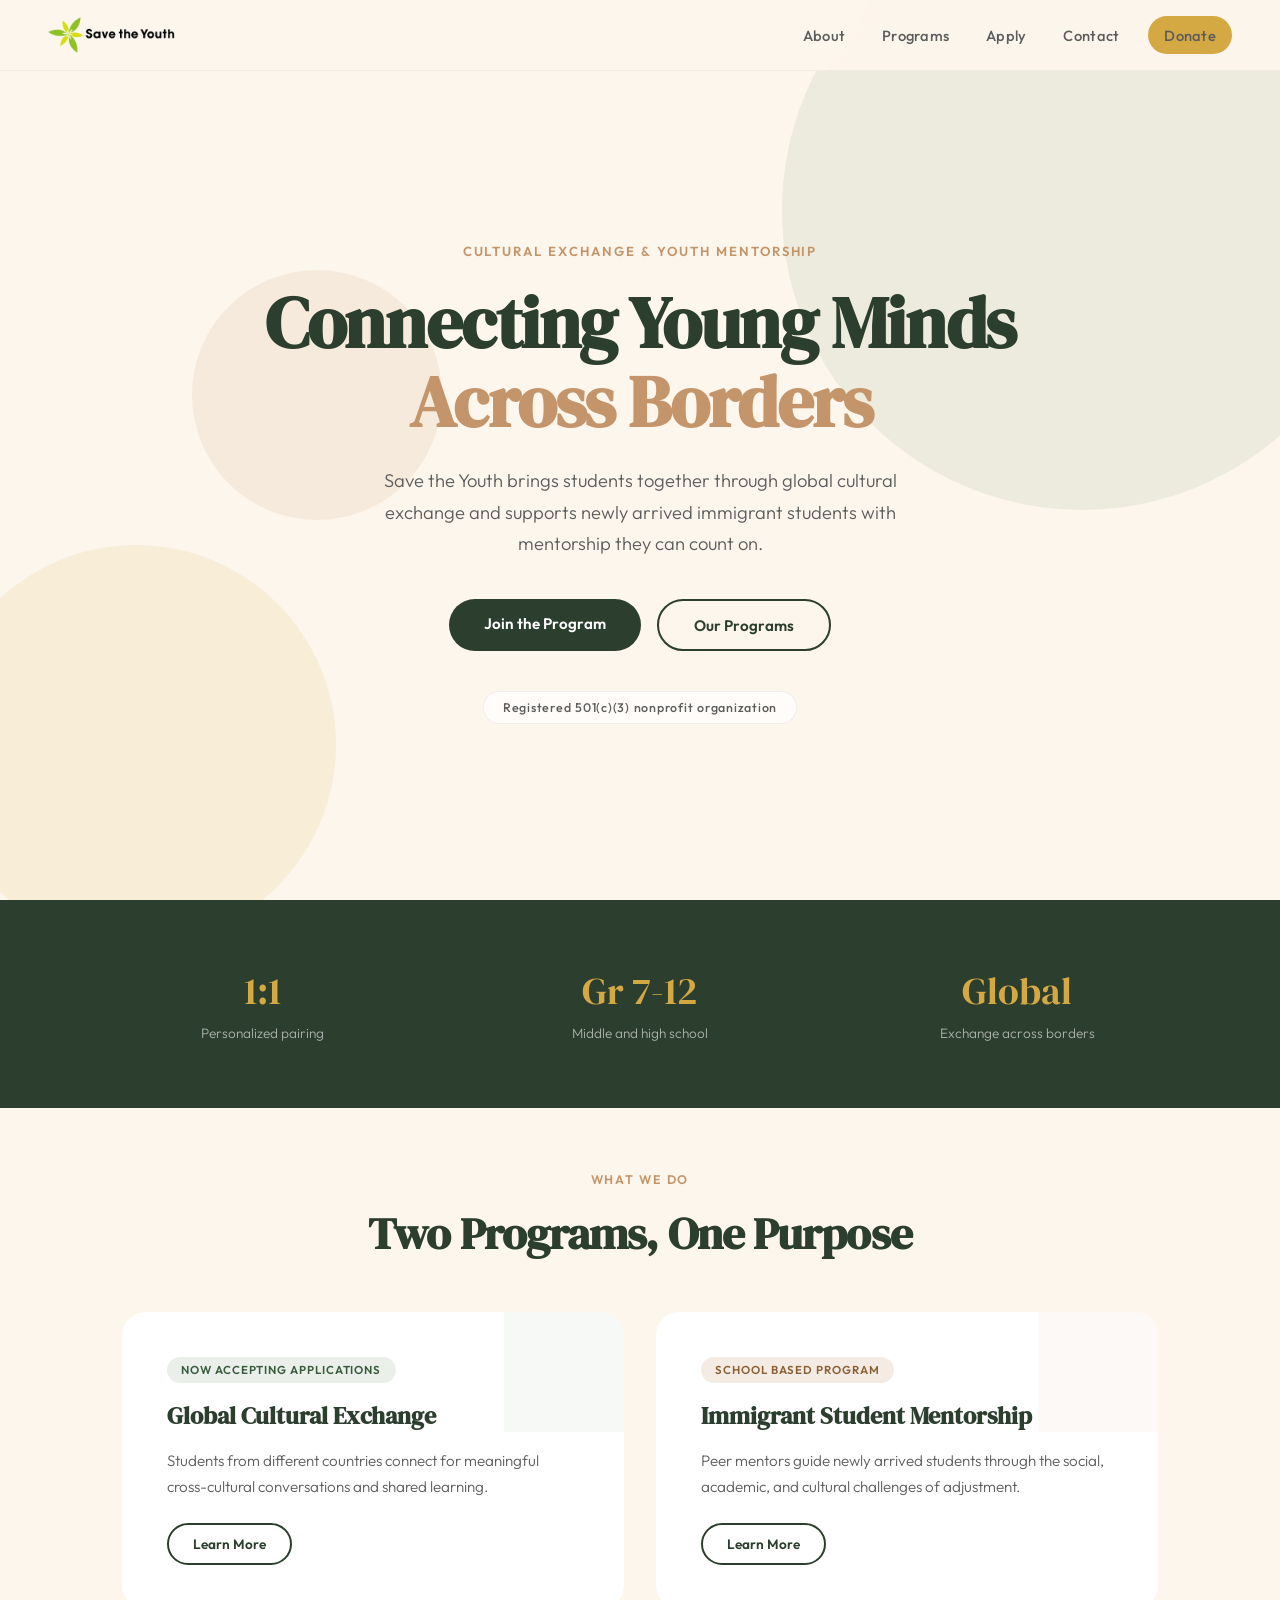
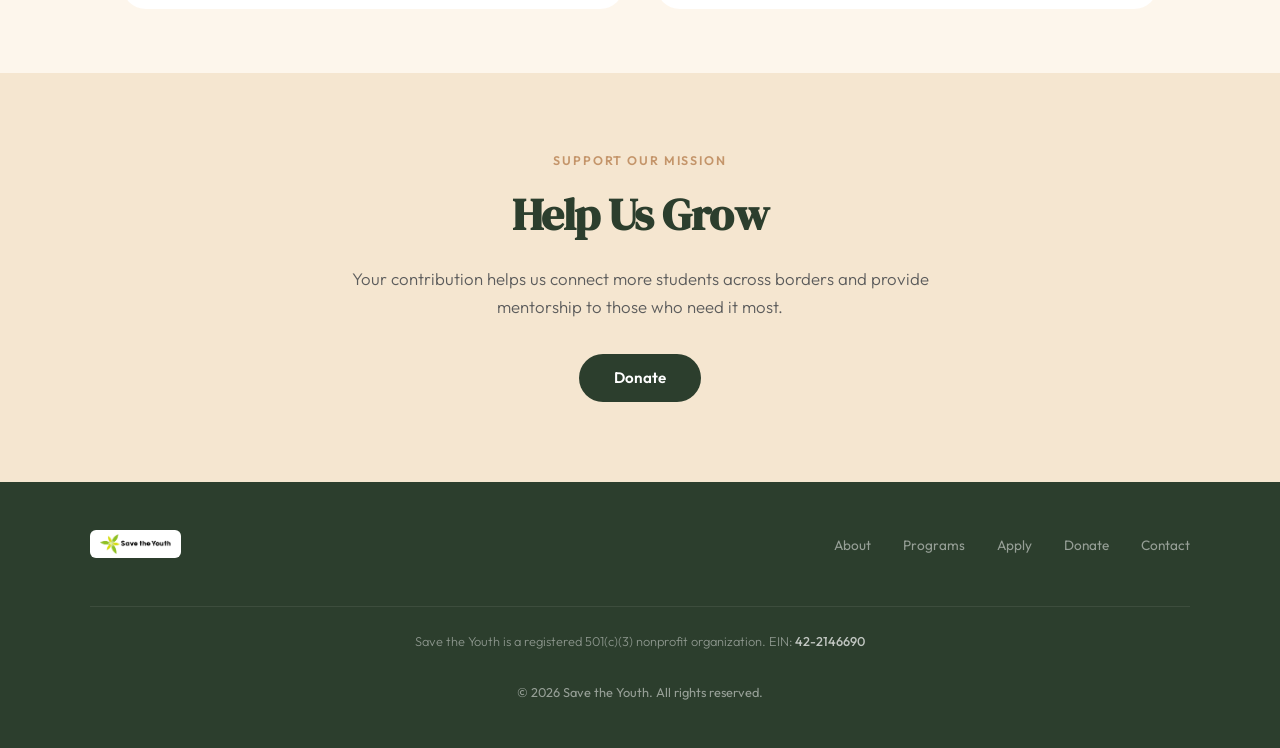
<file: index.html>
<!DOCTYPE html>
<html lang="en">
<head>
  <meta charset="UTF-8" />
  <meta name="viewport" content="width=device-width, initial-scale=1.0" />
  <title>Save the Youth</title>
  <link rel="stylesheet" href="style.css" />
</head>
<body>

  <nav id="navbar">
    <a href="index.html" class="nav-logo"><img src="logo.png" alt="Save the Youth" class="nav-logo-img" /></a>
    <button class="hamburger" id="hamburger" aria-label="Menu"><span></span><span></span><span></span></button>
    <ul class="nav-menu" id="navMenu">
      <li class="nav-item"><a href="#">About</a><div class="dropdown"><a href="about.html">About Us</a><a href="team.html">Our Team</a></div></li>
      <li class="nav-item"><a href="#">Programs</a><div class="dropdown"><a href="exchange.html">Cultural Exchange</a><a href="mentorship.html">Mentorship</a></div></li>
      <li class="nav-item"><a href="apply.html">Apply</a></li>
      <li class="nav-item"><a href="contact.html">Contact</a></li>
      <li class="nav-item"><a href="donate.html" class="btn-donate">Donate</a></li>
    </ul>
  </nav>

  <section class="hero">
    <div class="hero-bg">
      <div class="circle circle-1"></div>
      <div class="circle circle-2"></div>
      <div class="circle circle-3"></div>
    </div>
    <div class="hero-content">
      <span class="hero-tag">Cultural Exchange &amp; Youth Mentorship</span>
      <h1>Connecting Young Minds <em>Across Borders</em></h1>
      <p>Save the Youth brings students together through global cultural exchange and supports newly arrived immigrant students with mentorship they can count on.</p>
      <div class="hero-btns">
        <a href="apply.html" class="btn-primary">Join the Program</a>
        <a href="exchange.html" class="btn-secondary">Our Programs</a>
      </div>
      <div class="hero-badge">Registered 501(c)(3) nonprofit organization</div>
    </div>
  </section>

  <div class="impact-bar fade-in">
    <div class="impact-bar-inner">
      <div class="impact-item">
        <div class="num">1:1</div>
        <div class="label">Personalized pairing</div>
      </div>
      <div class="impact-item">
        <div class="num">Gr 7-12</div>
        <div class="label">Middle and high school</div>
      </div>
      <div class="impact-item">
        <div class="num">Global</div>
        <div class="label">Exchange across borders</div>
      </div>
    </div>
  </div>

  <div class="cards-wrap fade-in">
    <div style="text-align:center; margin-bottom: 3rem;">
      <span class="section-tag">What We Do</span>
      <h2 class="section-title">Two Programs, One Purpose</h2>
    </div>
    <div class="cards-grid">
      <a href="exchange.html" class="card" style="text-decoration:none; color:inherit;">
        <div class="card-accent green"></div>
        <span class="card-status open">Now accepting applications</span>
        <h3>Global Cultural Exchange</h3>
        <p>Students from different countries connect for meaningful cross-cultural conversations and shared learning.</p>
        <span class="btn-secondary" style="padding:0.6rem 1.5rem; font-size:0.85rem;">Learn More</span>
      </a>
      <a href="mentorship.html" class="card" style="text-decoration:none; color:inherit;">
        <div class="card-accent warm"></div>
        <span class="card-status closed">School based program</span>
        <h3>Immigrant Student Mentorship</h3>
        <p>Peer mentors guide newly arrived students through the social, academic, and cultural challenges of adjustment.</p>
        <span class="btn-secondary" style="padding:0.6rem 1.5rem; font-size:0.85rem;">Learn More</span>
      </a>
    </div>
  </div>

  <div class="donate-section fade-in">
    <div class="donate-inner">
      <span class="section-tag">Support Our Mission</span>
      <h2 class="section-title">Help Us Grow</h2>
      <p class="section-desc">Your contribution helps us connect more students across borders and provide mentorship to those who need it most.</p>
      <a href="donate.html" class="btn-primary">Donate</a>
    </div>
  </div>

  <footer>
    <div class="footer-inner">
      <div class="footer-logo"><img src="logo.png" alt="Save the Youth" /></div>
      <ul class="footer-links">
        <li><a href="about.html">About</a></li>
        <li><a href="exchange.html">Programs</a></li>
        <li><a href="apply.html">Apply</a></li>
        <li><a href="donate.html">Donate</a></li>
        <li><a href="contact.html">Contact</a></li>
      </ul>
      <div class="footer-legal">
        <p>Save the Youth is a registered 501(c)(3) nonprofit organization. EIN: <span class="ein">42-2146690</span></p>
      </div>
      <p class="footer-copy">&copy; 2026 Save the Youth. All rights reserved.</p>
    </div>
  </footer>

  <script>
    const navbar = document.getElementById('navbar');
    window.addEventListener('scroll', () => navbar.classList.toggle('scrolled', window.scrollY > 40));
    document.getElementById('hamburger').addEventListener('click', () => document.getElementById('navMenu').classList.toggle('open'));
    document.querySelectorAll('.nav-item').forEach(item => {
      if (item.querySelector('.dropdown')) {
        item.querySelector(':scope > a').addEventListener('click', (e) => {
          if (window.innerWidth <= 900) { e.preventDefault(); item.classList.toggle('open'); }
        });
      }
    });
    const obs = new IntersectionObserver((entries) => {
      entries.forEach(e => { if (e.isIntersecting) e.target.classList.add('visible'); });
    }, { threshold: 0.1 });
    document.querySelectorAll('.fade-in').forEach(el => obs.observe(el));
  </script>

</body>
</html>
</file>
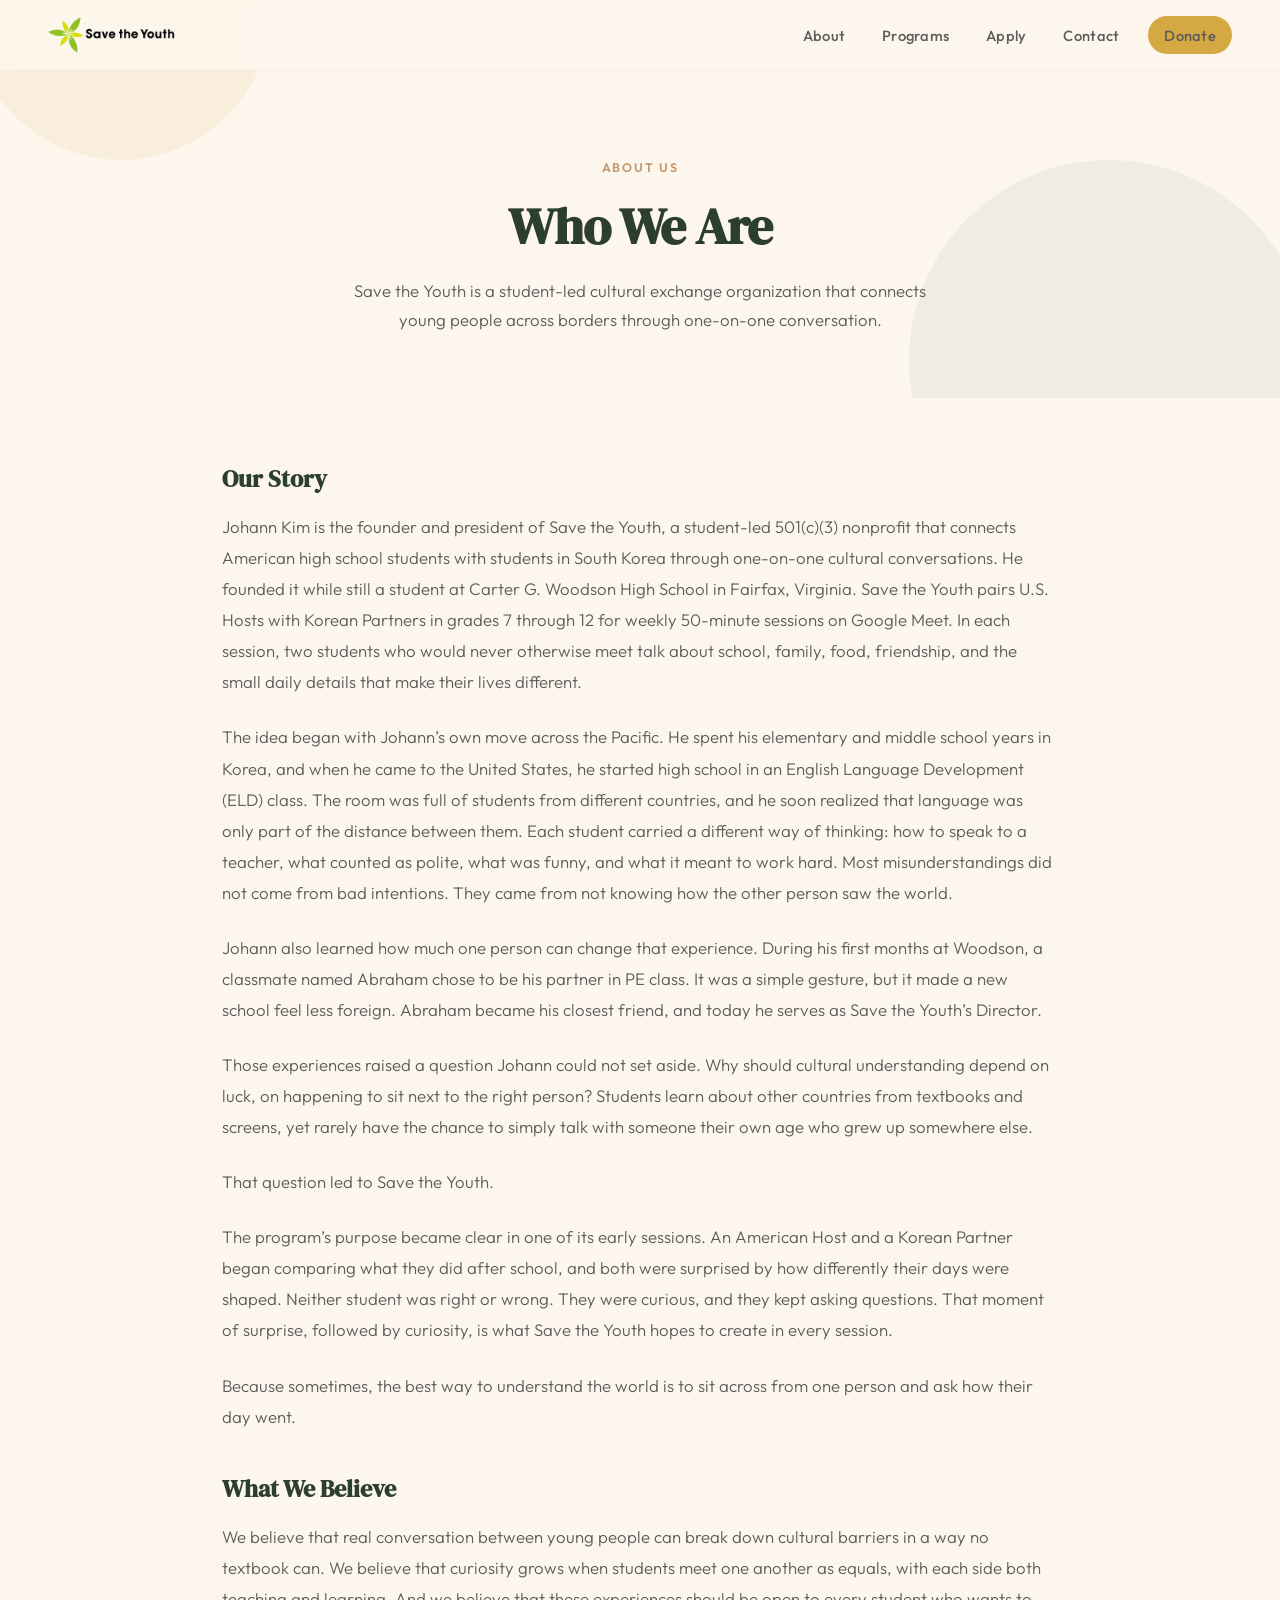
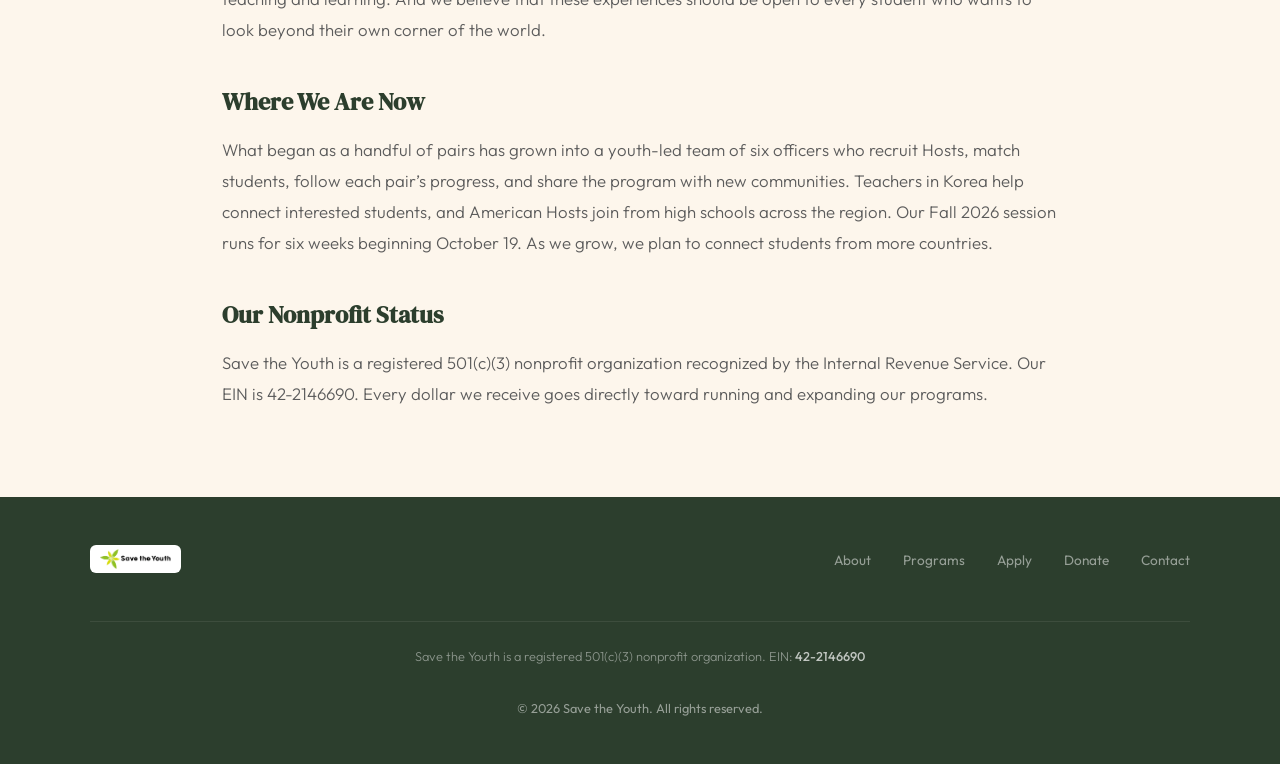
<file: about.html>
<!DOCTYPE html>
<html lang="en">
<head>
  <meta charset="UTF-8" />
  <meta name="viewport" content="width=device-width, initial-scale=1.0" />
  <title>About Us - Save the Youth</title>
  <link rel="stylesheet" href="style.css" />
</head>
<body>

  <nav id="navbar">
    <a href="index.html" class="nav-logo"><img src="logo.png" alt="Save the Youth" class="nav-logo-img" /></a>
    <button class="hamburger" id="hamburger" aria-label="Menu"><span></span><span></span><span></span></button>
    <ul class="nav-menu" id="navMenu">
      <li class="nav-item"><a href="#">About</a><div class="dropdown"><a href="about.html">About Us</a><a href="team.html">Our Team</a></div></li>
      <li class="nav-item"><a href="#">Programs</a><div class="dropdown"><a href="exchange.html">Cultural Exchange</a><a href="mentorship.html">Mentorship</a></div></li>
      <li class="nav-item"><a href="apply.html">Apply</a></li>
      <li class="nav-item"><a href="contact.html">Contact</a></li>
      <li class="nav-item"><a href="donate.html" class="btn-donate">Donate</a></li>
    </ul>
  </nav>

  <section class="page-header">
    <div class="page-header-bg"><div class="circle c1"></div><div class="circle c2"></div></div>
    <span class="section-tag">About Us</span>
    <h1 class="section-title">Who We Are</h1>
    <p class="section-desc">Save the Youth is a student-led cultural exchange organization that connects young people across borders through one-on-one conversation.</p>
  </section>

  <div class="content-section fade-in">
    <h2>Our Story</h2>
    <p>Johann Kim is the founder and president of Save the Youth, a student-led 501(c)(3) nonprofit that connects American high school students with students in South Korea through one-on-one cultural conversations. He founded it while still a student at Carter G. Woodson High School in Fairfax, Virginia. Save the Youth pairs U.S. Hosts with Korean Partners in grades 7 through 12 for weekly 50-minute sessions on Google Meet. In each session, two students who would never otherwise meet talk about school, family, food, friendship, and the small daily details that make their lives different.</p>
    <p>The idea began with Johann&rsquo;s own move across the Pacific. He spent his elementary and middle school years in Korea, and when he came to the United States, he started high school in an English Language Development (ELD) class. The room was full of students from different countries, and he soon realized that language was only part of the distance between them. Each student carried a different way of thinking: how to speak to a teacher, what counted as polite, what was funny, and what it meant to work hard. Most misunderstandings did not come from bad intentions. They came from not knowing how the other person saw the world.</p>
    <p>Johann also learned how much one person can change that experience. During his first months at Woodson, a classmate named Abraham chose to be his partner in PE class. It was a simple gesture, but it made a new school feel less foreign. Abraham became his closest friend, and today he serves as Save the Youth&rsquo;s Director.</p>
    <p>Those experiences raised a question Johann could not set aside. Why should cultural understanding depend on luck, on happening to sit next to the right person? Students learn about other countries from textbooks and screens, yet rarely have the chance to simply talk with someone their own age who grew up somewhere else.</p>
    <p>That question led to Save the Youth.</p>
    <p>The program&rsquo;s purpose became clear in one of its early sessions. An American Host and a Korean Partner began comparing what they did after school, and both were surprised by how differently their days were shaped. Neither student was right or wrong. They were curious, and they kept asking questions. That moment of surprise, followed by curiosity, is what Save the Youth hopes to create in every session.</p>
    <p>Because sometimes, the best way to understand the world is to sit across from one person and ask how their day went.</p>

    <h2>What We Believe</h2>
    <p>We believe that real conversation between young people can break down cultural barriers in a way no textbook can. We believe that curiosity grows when students meet one another as equals, with each side both teaching and learning. And we believe that these experiences should be open to every student who wants to look beyond their own corner of the world.</p>

    <h2>Where We Are Now</h2>
    <p>What began as a handful of pairs has grown into a youth-led team of six officers who recruit Hosts, match students, follow each pair&rsquo;s progress, and share the program with new communities. Teachers in Korea help connect interested students, and American Hosts join from high schools across the region. Our Fall 2026 session runs for six weeks beginning October 19. As we grow, we plan to connect students from more countries.</p>

    <h2>Our Nonprofit Status</h2>
    <p>Save the Youth is a registered 501(c)(3) nonprofit organization recognized by the Internal Revenue Service. Our EIN is 42-2146690. Every dollar we receive goes directly toward running and expanding our programs.</p>
  </div>

  <footer>
    <div class="footer-inner">
      <div class="footer-logo"><img src="logo.png" alt="Save the Youth" /></div>
      <ul class="footer-links">
        <li><a href="about.html">About</a></li>
        <li><a href="exchange.html">Programs</a></li>
        <li><a href="apply.html">Apply</a></li>
        <li><a href="donate.html">Donate</a></li>
        <li><a href="contact.html">Contact</a></li>
      </ul>
      <div class="footer-legal">
        <p>Save the Youth is a registered 501(c)(3) nonprofit organization. EIN: <span class="ein">42-2146690</span></p>
      </div>
      <p class="footer-copy">&copy; 2026 Save the Youth. All rights reserved.</p>
    </div>
  </footer>

  <script>
    const navbar = document.getElementById('navbar');
    window.addEventListener('scroll', () => navbar.classList.toggle('scrolled', window.scrollY > 40));
    document.getElementById('hamburger').addEventListener('click', () => document.getElementById('navMenu').classList.toggle('open'));
    document.querySelectorAll('.nav-item').forEach(item => {
      if (item.querySelector('.dropdown')) {
        item.querySelector(':scope > a').addEventListener('click', (e) => {
          if (window.innerWidth <= 900) { e.preventDefault(); item.classList.toggle('open'); }
        });
      }
    });
    const obs = new IntersectionObserver((entries) => {
      entries.forEach(e => { if (e.isIntersecting) e.target.classList.add('visible'); });
    }, { threshold: 0.1 });
    document.querySelectorAll('.fade-in').forEach(el => obs.observe(el));
  </script>

</body>
</html>
</file>
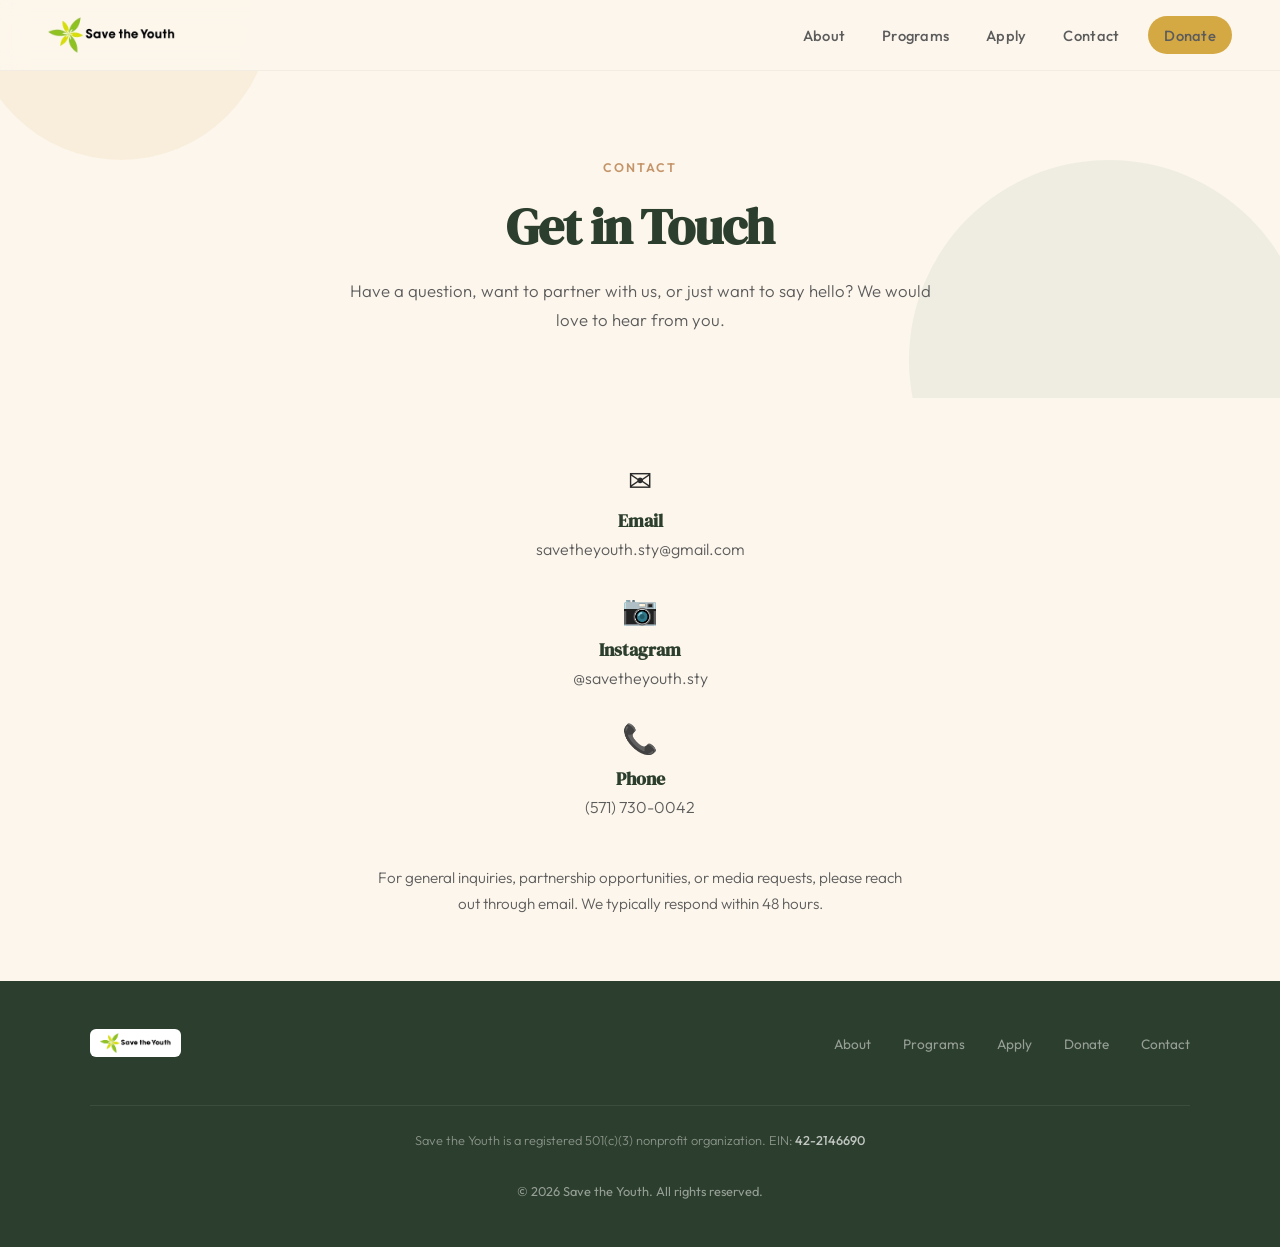
<file: contact.html>
<!DOCTYPE html>
<html lang="en">
<head>
  <meta charset="UTF-8" />
  <meta name="viewport" content="width=device-width, initial-scale=1.0" />
  <title>Contact - Save the Youth</title>
  <link rel="stylesheet" href="style.css" />
</head>
<body>

  <nav id="navbar">
    <a href="index.html" class="nav-logo"><img src="logo.png" alt="Save the Youth" class="nav-logo-img" /></a>
    <button class="hamburger" id="hamburger" aria-label="Menu"><span></span><span></span><span></span></button>
    <ul class="nav-menu" id="navMenu">
      <li class="nav-item"><a href="#">About</a><div class="dropdown"><a href="about.html">About Us</a><a href="team.html">Our Team</a></div></li>
      <li class="nav-item"><a href="#">Programs</a><div class="dropdown"><a href="exchange.html">Cultural Exchange</a><a href="mentorship.html">Mentorship</a></div></li>
      <li class="nav-item"><a href="apply.html">Apply</a></li>
      <li class="nav-item"><a href="contact.html">Contact</a></li>
      <li class="nav-item"><a href="donate.html" class="btn-donate">Donate</a></li>
    </ul>
  </nav>

  <section class="page-header">
    <div class="page-header-bg"><div class="circle c1"></div><div class="circle c2"></div></div>
    <span class="section-tag">Contact</span>
    <h1 class="section-title">Get in Touch</h1>
    <p class="section-desc">Have a question, want to partner with us, or just want to say hello? We would love to hear from you.</p>
  </section>

  <div class="contact-wrap fade-in">
    <div class="contact-item">
      <div class="contact-icon">&#9993;</div>
      <h3>Email</h3>
      <a href="mailto:savetheyouth.sty@gmail.com">savetheyouth.sty@gmail.com</a>
    </div>
    <div class="contact-item">
      <div class="contact-icon">&#128247;</div>
      <h3>Instagram</h3>
      <a href="https://instagram.com/savetheyouth.sty" target="_blank">@savetheyouth.sty</a>
    </div>
    <div class="contact-item">
      <div class="contact-icon">&#128222;</div>
      <h3>Phone</h3>
      <a href="tel:+15717300042">(571) 730-0042</a>
    </div>
    <div style="margin-top: 3rem;">
      <p style="font-size: 0.95rem; color: var(--clr-text-light); font-weight: 300; line-height: 1.7;">For general inquiries, partnership opportunities, or media requests, please reach out through email. We typically respond within 48 hours.</p>
    </div>
  </div>

  <footer>
    <div class="footer-inner">
      <div class="footer-logo"><img src="logo.png" alt="Save the Youth" /></div>
      <ul class="footer-links">
        <li><a href="about.html">About</a></li>
        <li><a href="exchange.html">Programs</a></li>
        <li><a href="apply.html">Apply</a></li>
        <li><a href="donate.html">Donate</a></li>
        <li><a href="contact.html">Contact</a></li>
      </ul>
      <div class="footer-legal">
        <p>Save the Youth is a registered 501(c)(3) nonprofit organization. EIN: <span class="ein">42-2146690</span></p>
      </div>
      <p class="footer-copy">&copy; 2026 Save the Youth. All rights reserved.</p>
    </div>
  </footer>

  <script>
    const navbar = document.getElementById('navbar');
    window.addEventListener('scroll', () => navbar.classList.toggle('scrolled', window.scrollY > 40));
    document.getElementById('hamburger').addEventListener('click', () => document.getElementById('navMenu').classList.toggle('open'));
    document.querySelectorAll('.nav-item').forEach(item => {
      if (item.querySelector('.dropdown')) {
        item.querySelector(':scope > a').addEventListener('click', (e) => {
          if (window.innerWidth <= 900) { e.preventDefault(); item.classList.toggle('open'); }
        });
      }
    });
    const obs = new IntersectionObserver((entries) => {
      entries.forEach(e => { if (e.isIntersecting) e.target.classList.add('visible'); });
    }, { threshold: 0.1 });
    document.querySelectorAll('.fade-in').forEach(el => obs.observe(el));
  </script>

</body>
</html>
</file>
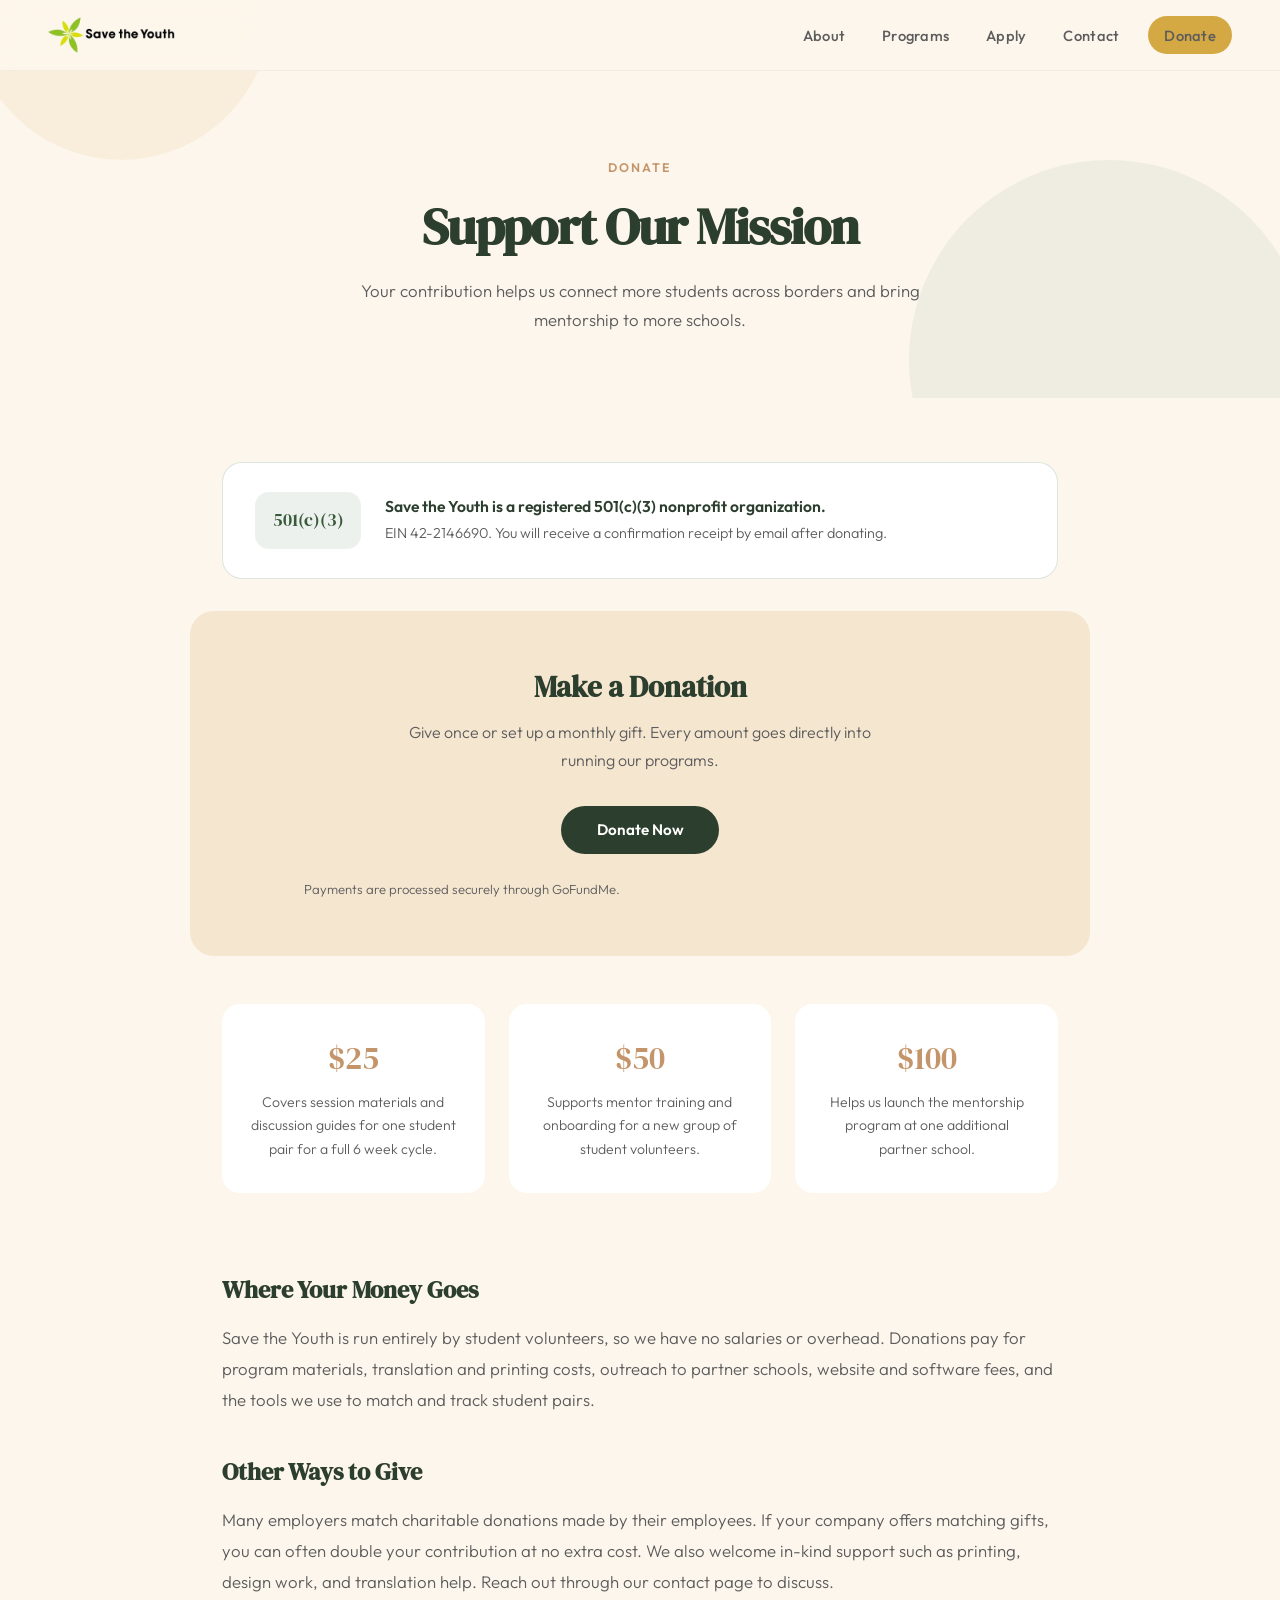
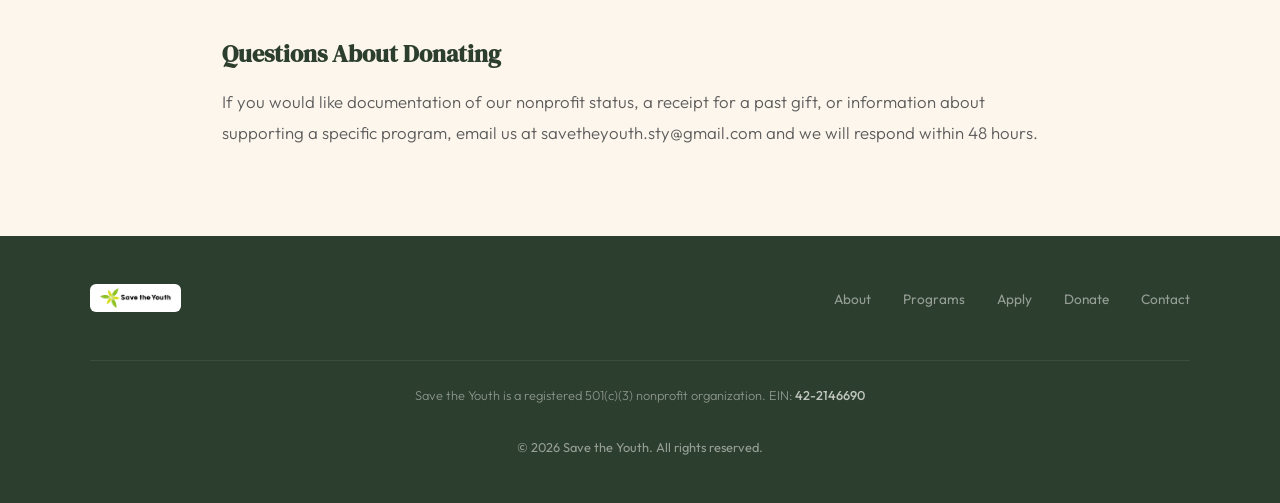
<file: donate.html>
<!DOCTYPE html>
<html lang="en">
<head>
  <meta charset="UTF-8" />
  <meta name="viewport" content="width=device-width, initial-scale=1.0" />
  <title>Donate - Save the Youth</title>
  <link rel="stylesheet" href="style.css" />
</head>
<body>

  <nav id="navbar">
    <a href="index.html" class="nav-logo"><img src="logo.png" alt="Save the Youth" class="nav-logo-img" /></a>
    <button class="hamburger" id="hamburger" aria-label="Menu"><span></span><span></span><span></span></button>
    <ul class="nav-menu" id="navMenu">
      <li class="nav-item"><a href="#">About</a><div class="dropdown"><a href="about.html">About Us</a><a href="team.html">Our Team</a></div></li>
      <li class="nav-item"><a href="#">Programs</a><div class="dropdown"><a href="exchange.html">Cultural Exchange</a><a href="mentorship.html">Mentorship</a></div></li>
      <li class="nav-item"><a href="apply.html">Apply</a></li>
      <li class="nav-item"><a href="contact.html">Contact</a></li>
      <li class="nav-item"><a href="donate.html" class="btn-donate">Donate</a></li>
    </ul>
  </nav>

  <section class="page-header">
    <div class="page-header-bg"><div class="circle c1"></div><div class="circle c2"></div></div>
    <span class="section-tag">Donate</span>
    <h1 class="section-title">Support Our Mission</h1>
    <p class="section-desc">Your contribution helps us connect more students across borders and bring mentorship to more schools.</p>
  </section>

  <div class="content-section fade-in" style="padding-bottom:2rem;">
    <div class="donate-badge">
      <span class="badge-mark">501(c)(3)</span>
      <div>
        <strong>Save the Youth is a registered 501(c)(3) nonprofit organization.</strong>
        <span>EIN 42-2146690. You will receive a confirmation receipt by email after donating.</span>
      </div>
    </div>
  </div>

  <div class="donate-cta fade-in">
    <h2>Make a Donation</h2>
    <p>Give once or set up a monthly gift. Every amount goes directly into running our programs.</p>
    <a href="https://gofund.me/582b2346a" target="_blank" class="btn-primary">Donate Now</a>
    <p class="donate-note">Payments are processed securely through GoFundMe.</p>
  </div>

  <div class="tiers-grid fade-in">
    <div class="tier-card">
      <div class="tier-amount">$25</div>
      <p>Covers session materials and discussion guides for one student pair for a full 6 week cycle.</p>
    </div>
    <div class="tier-card">
      <div class="tier-amount">$50</div>
      <p>Supports mentor training and onboarding for a new group of student volunteers.</p>
    </div>
    <div class="tier-card">
      <div class="tier-amount">$100</div>
      <p>Helps us launch the mentorship program at one additional partner school.</p>
    </div>
  </div>

  <div class="content-section fade-in">
    <h2>Where Your Money Goes</h2>
    <p>Save the Youth is run entirely by student volunteers, so we have no salaries or overhead. Donations pay for program materials, translation and printing costs, outreach to partner schools, website and software fees, and the tools we use to match and track student pairs.</p>

    <h2>Other Ways to Give</h2>
    <p>Many employers match charitable donations made by their employees. If your company offers matching gifts, you can often double your contribution at no extra cost. We also welcome in-kind support such as printing, design work, and translation help. Reach out through our contact page to discuss.</p>

    <h2>Questions About Donating</h2>
    <p>If you would like documentation of our nonprofit status, a receipt for a past gift, or information about supporting a specific program, email us at savetheyouth.sty@gmail.com and we will respond within 48 hours.</p>
  </div>

  <footer>
    <div class="footer-inner">
      <div class="footer-logo"><img src="logo.png" alt="Save the Youth" /></div>
      <ul class="footer-links">
        <li><a href="about.html">About</a></li>
        <li><a href="exchange.html">Programs</a></li>
        <li><a href="apply.html">Apply</a></li>
        <li><a href="donate.html">Donate</a></li>
        <li><a href="contact.html">Contact</a></li>
      </ul>
      <div class="footer-legal">
        <p>Save the Youth is a registered 501(c)(3) nonprofit organization. EIN: <span class="ein">42-2146690</span></p>
      </div>
      <p class="footer-copy">&copy; 2026 Save the Youth. All rights reserved.</p>
    </div>
  </footer>

  <script>
    const navbar = document.getElementById('navbar');
    window.addEventListener('scroll', () => navbar.classList.toggle('scrolled', window.scrollY > 40));
    document.getElementById('hamburger').addEventListener('click', () => document.getElementById('navMenu').classList.toggle('open'));
    document.querySelectorAll('.nav-item').forEach(item => {
      if (item.querySelector('.dropdown')) {
        item.querySelector(':scope > a').addEventListener('click', (e) => {
          if (window.innerWidth <= 900) { e.preventDefault(); item.classList.toggle('open'); }
        });
      }
    });
    const obs = new IntersectionObserver((entries) => {
      entries.forEach(e => { if (e.isIntersecting) e.target.classList.add('visible'); });
    }, { threshold: 0.1 });
    document.querySelectorAll('.fade-in').forEach(el => obs.observe(el));
  </script>

</body>
</html>
</file>
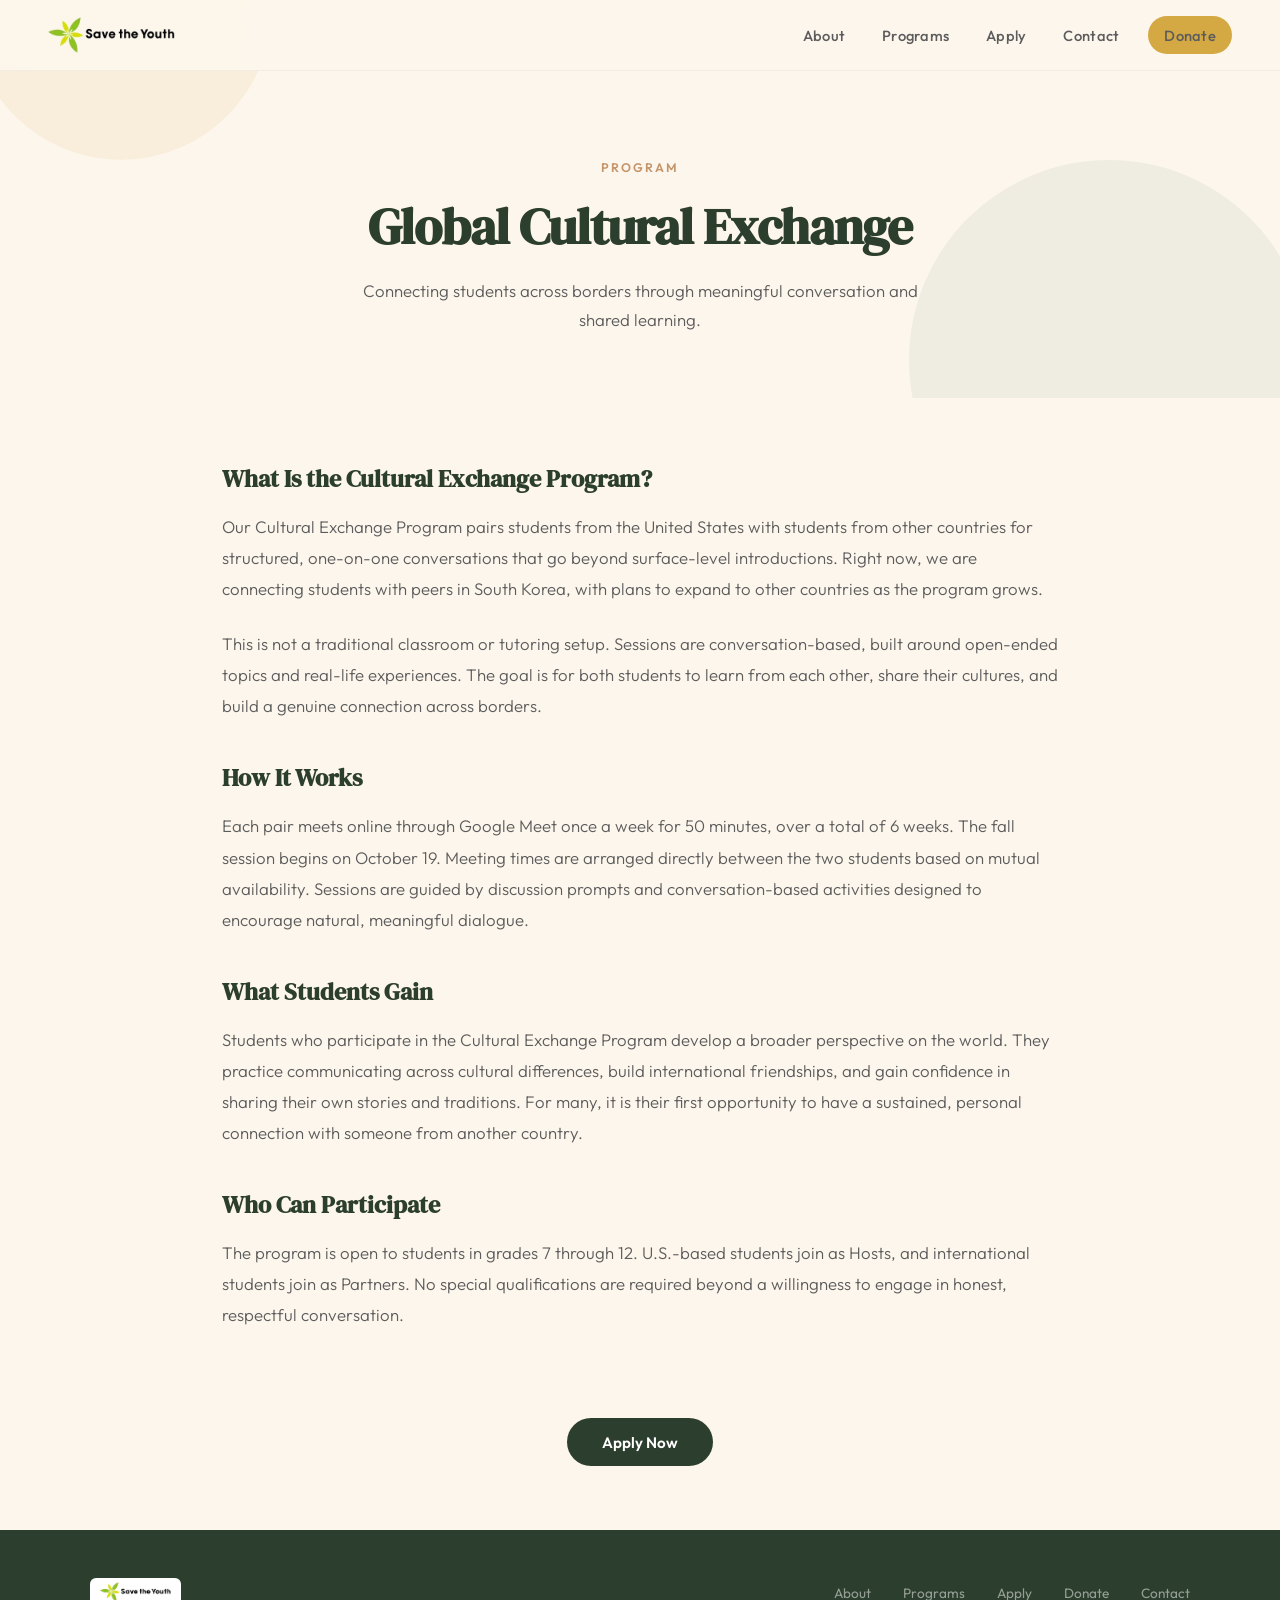
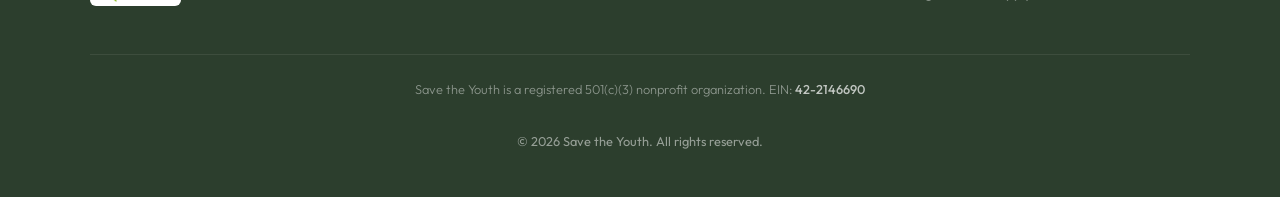
<file: exchange.html>
<!DOCTYPE html>
<html lang="en">
<head>
  <meta charset="UTF-8" />
  <meta name="viewport" content="width=device-width, initial-scale=1.0" />
  <title>Cultural Exchange - Save the Youth</title>
  <link rel="stylesheet" href="style.css" />
</head>
<body>

  <nav id="navbar">
    <a href="index.html" class="nav-logo"><img src="logo.png" alt="Save the Youth" class="nav-logo-img" /></a>
    <button class="hamburger" id="hamburger" aria-label="Menu"><span></span><span></span><span></span></button>
    <ul class="nav-menu" id="navMenu">
      <li class="nav-item"><a href="#">About</a><div class="dropdown"><a href="about.html">About Us</a><a href="team.html">Our Team</a></div></li>
      <li class="nav-item"><a href="#">Programs</a><div class="dropdown"><a href="exchange.html">Cultural Exchange</a><a href="mentorship.html">Mentorship</a></div></li>
      <li class="nav-item"><a href="apply.html">Apply</a></li>
      <li class="nav-item"><a href="contact.html">Contact</a></li>
      <li class="nav-item"><a href="donate.html" class="btn-donate">Donate</a></li>
    </ul>
  </nav>

  <section class="page-header">
    <div class="page-header-bg"><div class="circle c1"></div><div class="circle c2"></div></div>
    <span class="section-tag">Program</span>
    <h1 class="section-title">Global Cultural Exchange</h1>
    <p class="section-desc">Connecting students across borders through meaningful conversation and shared learning.</p>
  </section>

  <div class="content-section fade-in">
    <h2>What Is the Cultural Exchange Program?</h2>
    <p>Our Cultural Exchange Program pairs students from the United States with students from other countries for structured, one-on-one conversations that go beyond surface-level introductions. Right now, we are connecting students with peers in South Korea, with plans to expand to other countries as the program grows.</p>
    <p>This is not a traditional classroom or tutoring setup. Sessions are conversation-based, built around open-ended topics and real-life experiences. The goal is for both students to learn from each other, share their cultures, and build a genuine connection across borders.</p>

    <h2>How It Works</h2>
    <p>Each pair meets online through Google Meet once a week for 50 minutes, over a total of 6 weeks. The fall session begins on October 19. Meeting times are arranged directly between the two students based on mutual availability. Sessions are guided by discussion prompts and conversation-based activities designed to encourage natural, meaningful dialogue.</p>

    <h2>What Students Gain</h2>
    <p>Students who participate in the Cultural Exchange Program develop a broader perspective on the world. They practice communicating across cultural differences, build international friendships, and gain confidence in sharing their own stories and traditions. For many, it is their first opportunity to have a sustained, personal connection with someone from another country.</p>

    <h2>Who Can Participate</h2>
    <p>The program is open to students in grades 7 through 12. U.S.-based students join as Hosts, and international students join as Partners. No special qualifications are required beyond a willingness to engage in honest, respectful conversation.</p>
  </div>

  <div style="text-align:center; padding: 0 2rem 4rem;">
    <a href="apply.html" class="btn-primary">Apply Now</a>
  </div>

  <footer>
    <div class="footer-inner">
      <div class="footer-logo"><img src="logo.png" alt="Save the Youth" /></div>
      <ul class="footer-links">
        <li><a href="about.html">About</a></li>
        <li><a href="exchange.html">Programs</a></li>
        <li><a href="apply.html">Apply</a></li>
        <li><a href="donate.html">Donate</a></li>
        <li><a href="contact.html">Contact</a></li>
      </ul>
      <div class="footer-legal">
        <p>Save the Youth is a registered 501(c)(3) nonprofit organization. EIN: <span class="ein">42-2146690</span></p>
      </div>
      <p class="footer-copy">&copy; 2026 Save the Youth. All rights reserved.</p>
    </div>
  </footer>

  <script>
    const navbar = document.getElementById('navbar');
    window.addEventListener('scroll', () => navbar.classList.toggle('scrolled', window.scrollY > 40));
    document.getElementById('hamburger').addEventListener('click', () => document.getElementById('navMenu').classList.toggle('open'));
    document.querySelectorAll('.nav-item').forEach(item => {
      if (item.querySelector('.dropdown')) {
        item.querySelector(':scope > a').addEventListener('click', (e) => {
          if (window.innerWidth <= 900) { e.preventDefault(); item.classList.toggle('open'); }
        });
      }
    });
    const obs = new IntersectionObserver((entries) => {
      entries.forEach(e => { if (e.isIntersecting) e.target.classList.add('visible'); });
    }, { threshold: 0.1 });
    document.querySelectorAll('.fade-in').forEach(el => obs.observe(el));
  </script>

</body>
</html>
</file>
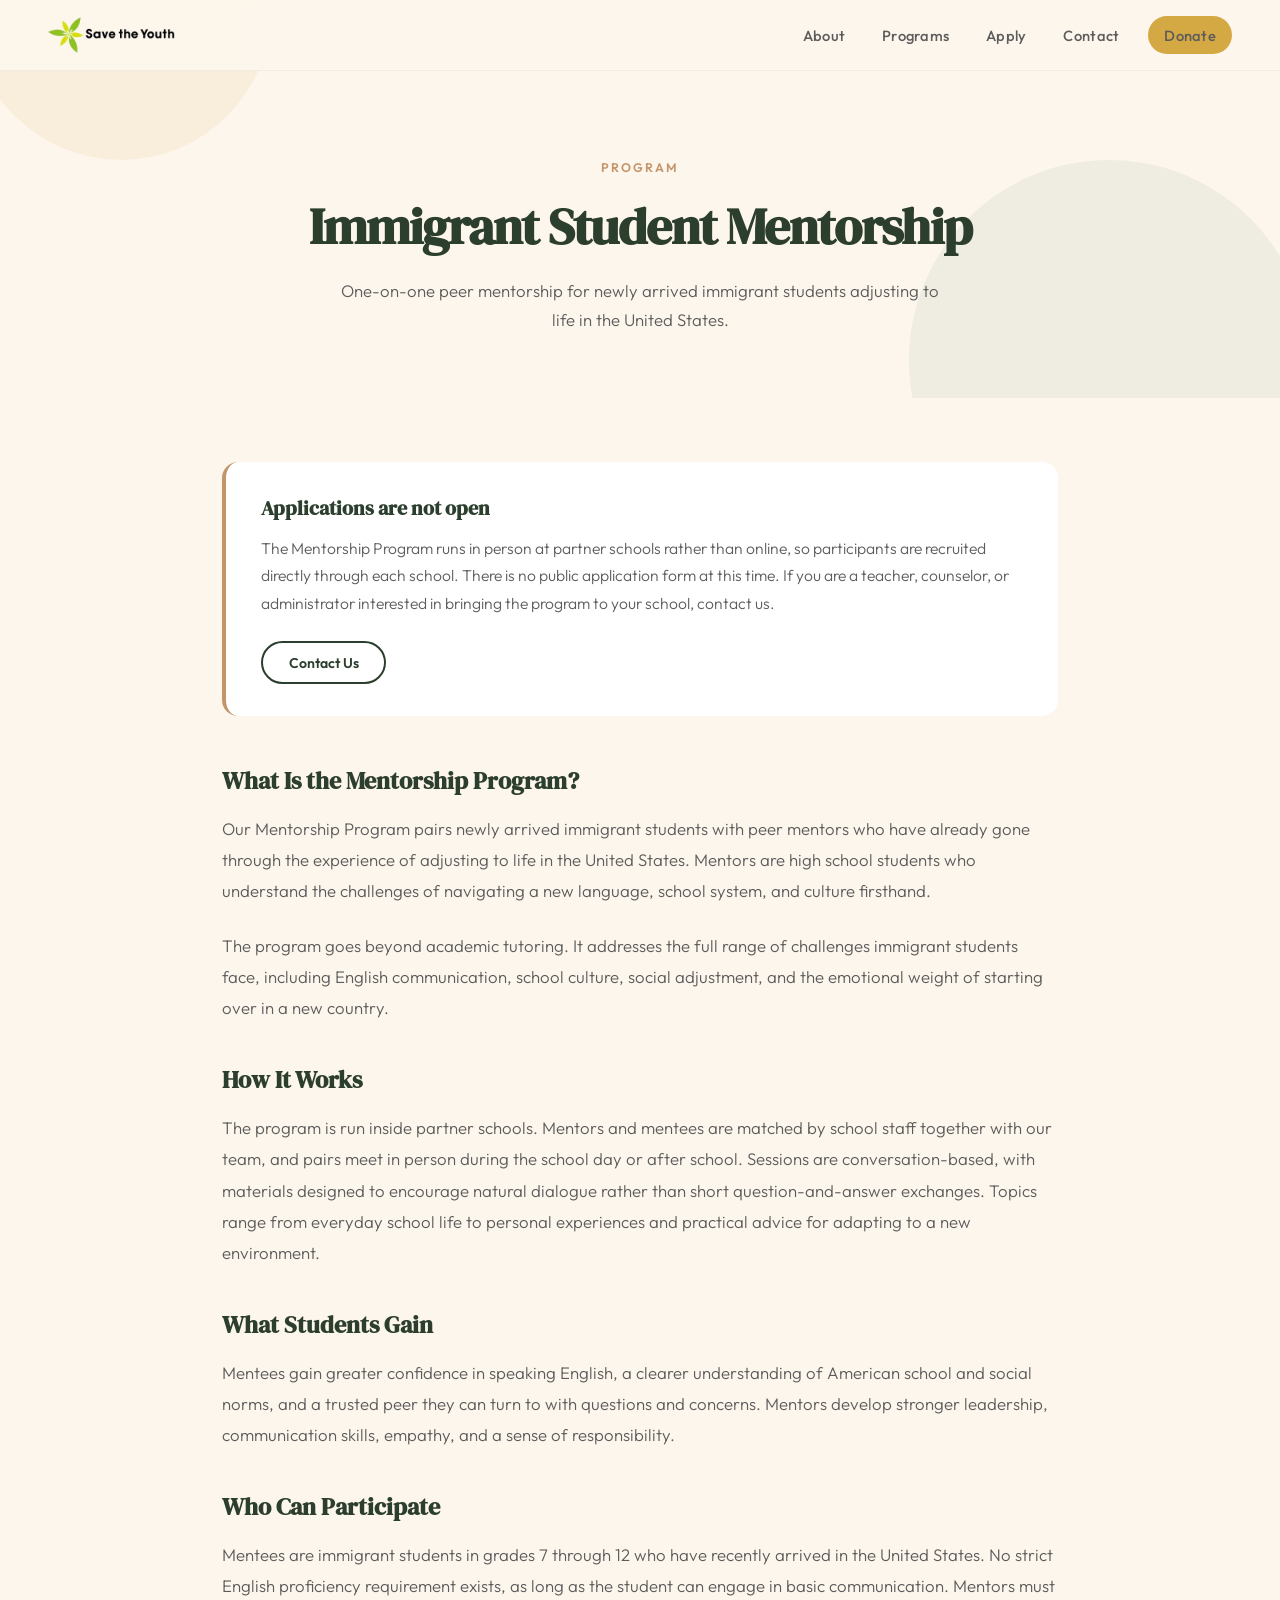
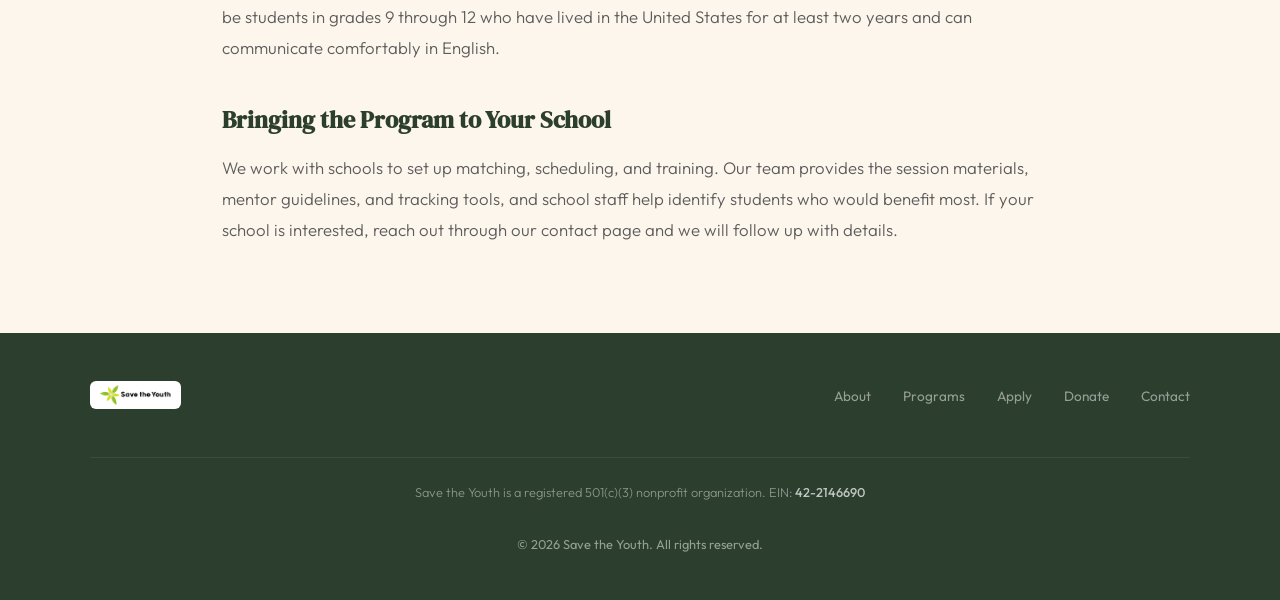
<file: mentorship.html>
<!DOCTYPE html>
<html lang="en">
<head>
  <meta charset="UTF-8" />
  <meta name="viewport" content="width=device-width, initial-scale=1.0" />
  <title>Mentorship - Save the Youth</title>
  <link rel="stylesheet" href="style.css" />
</head>
<body>

  <nav id="navbar">
    <a href="index.html" class="nav-logo"><img src="logo.png" alt="Save the Youth" class="nav-logo-img" /></a>
    <button class="hamburger" id="hamburger" aria-label="Menu"><span></span><span></span><span></span></button>
    <ul class="nav-menu" id="navMenu">
      <li class="nav-item"><a href="#">About</a><div class="dropdown"><a href="about.html">About Us</a><a href="team.html">Our Team</a></div></li>
      <li class="nav-item"><a href="#">Programs</a><div class="dropdown"><a href="exchange.html">Cultural Exchange</a><a href="mentorship.html">Mentorship</a></div></li>
      <li class="nav-item"><a href="apply.html">Apply</a></li>
      <li class="nav-item"><a href="contact.html">Contact</a></li>
      <li class="nav-item"><a href="donate.html" class="btn-donate">Donate</a></li>
    </ul>
  </nav>

  <section class="page-header">
    <div class="page-header-bg"><div class="circle c1"></div><div class="circle c2"></div></div>
    <span class="section-tag">Program</span>
    <h1 class="section-title">Immigrant Student Mentorship</h1>
    <p class="section-desc">One-on-one peer mentorship for newly arrived immigrant students adjusting to life in the United States.</p>
  </section>

  <div class="content-section fade-in">
    <div class="notice">
      <h3>Applications are not open</h3>
      <p>The Mentorship Program runs in person at partner schools rather than online, so participants are recruited directly through each school. There is no public application form at this time. If you are a teacher, counselor, or administrator interested in bringing the program to your school, contact us.</p>
      <a href="contact.html" class="btn-secondary" style="padding:0.65rem 1.6rem; font-size:0.88rem;">Contact Us</a>
    </div>

    <h2>What Is the Mentorship Program?</h2>
    <p>Our Mentorship Program pairs newly arrived immigrant students with peer mentors who have already gone through the experience of adjusting to life in the United States. Mentors are high school students who understand the challenges of navigating a new language, school system, and culture firsthand.</p>
    <p>The program goes beyond academic tutoring. It addresses the full range of challenges immigrant students face, including English communication, school culture, social adjustment, and the emotional weight of starting over in a new country.</p>

    <h2>How It Works</h2>
    <p>The program is run inside partner schools. Mentors and mentees are matched by school staff together with our team, and pairs meet in person during the school day or after school. Sessions are conversation-based, with materials designed to encourage natural dialogue rather than short question-and-answer exchanges. Topics range from everyday school life to personal experiences and practical advice for adapting to a new environment.</p>

    <h2>What Students Gain</h2>
    <p>Mentees gain greater confidence in speaking English, a clearer understanding of American school and social norms, and a trusted peer they can turn to with questions and concerns. Mentors develop stronger leadership, communication skills, empathy, and a sense of responsibility.</p>

    <h2>Who Can Participate</h2>
    <p>Mentees are immigrant students in grades 7 through 12 who have recently arrived in the United States. No strict English proficiency requirement exists, as long as the student can engage in basic communication. Mentors must be students in grades 9 through 12 who have lived in the United States for at least two years and can communicate comfortably in English.</p>

    <h2>Bringing the Program to Your School</h2>
    <p>We work with schools to set up matching, scheduling, and training. Our team provides the session materials, mentor guidelines, and tracking tools, and school staff help identify students who would benefit most. If your school is interested, reach out through our contact page and we will follow up with details.</p>
  </div>

  <footer>
    <div class="footer-inner">
      <div class="footer-logo"><img src="logo.png" alt="Save the Youth" /></div>
      <ul class="footer-links">
        <li><a href="about.html">About</a></li>
        <li><a href="exchange.html">Programs</a></li>
        <li><a href="apply.html">Apply</a></li>
        <li><a href="donate.html">Donate</a></li>
        <li><a href="contact.html">Contact</a></li>
      </ul>
      <div class="footer-legal">
        <p>Save the Youth is a registered 501(c)(3) nonprofit organization. EIN: <span class="ein">42-2146690</span></p>
      </div>
      <p class="footer-copy">&copy; 2026 Save the Youth. All rights reserved.</p>
    </div>
  </footer>

  <script>
    const navbar = document.getElementById('navbar');
    window.addEventListener('scroll', () => navbar.classList.toggle('scrolled', window.scrollY > 40));
    document.getElementById('hamburger').addEventListener('click', () => document.getElementById('navMenu').classList.toggle('open'));
    document.querySelectorAll('.nav-item').forEach(item => {
      if (item.querySelector('.dropdown')) {
        item.querySelector(':scope > a').addEventListener('click', (e) => {
          if (window.innerWidth <= 900) { e.preventDefault(); item.classList.toggle('open'); }
        });
      }
    });
    const obs = new IntersectionObserver((entries) => {
      entries.forEach(e => { if (e.isIntersecting) e.target.classList.add('visible'); });
    }, { threshold: 0.1 });
    document.querySelectorAll('.fade-in').forEach(el => obs.observe(el));
  </script>

</body>
</html>
</file>
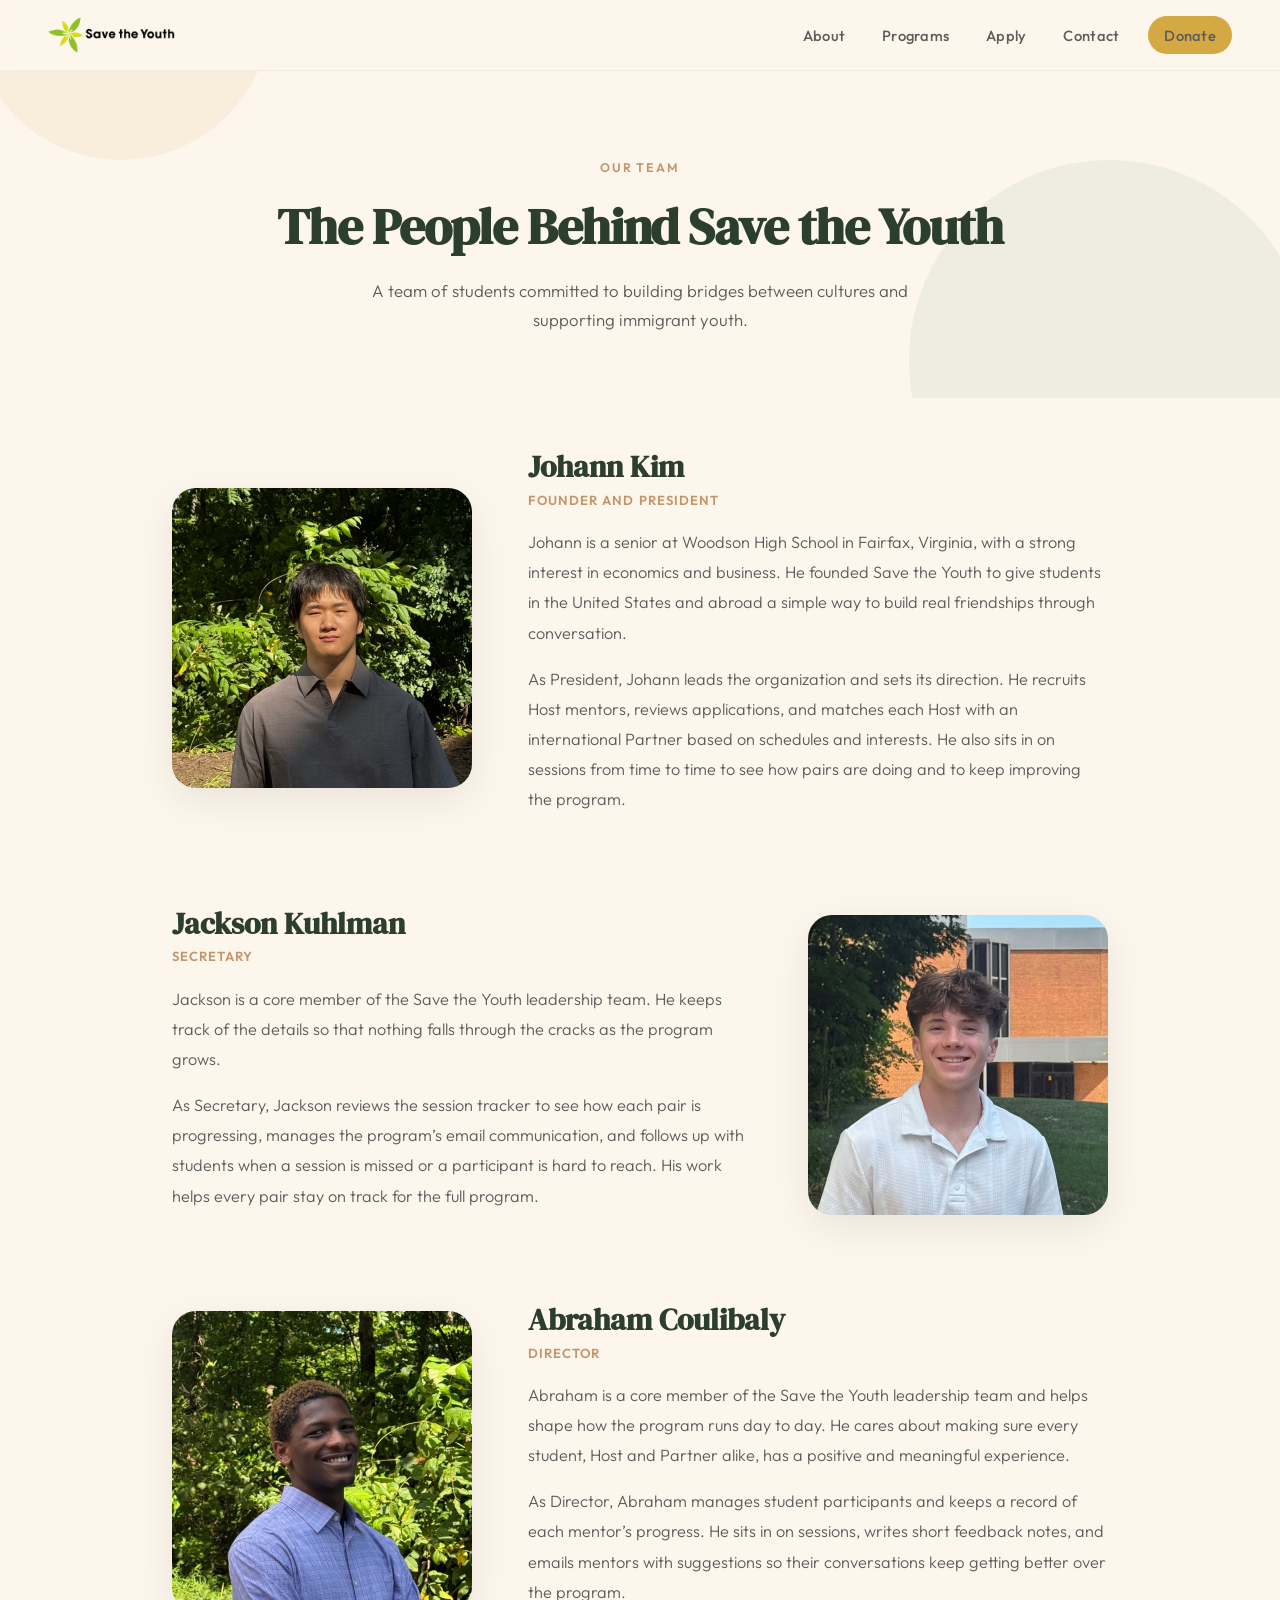
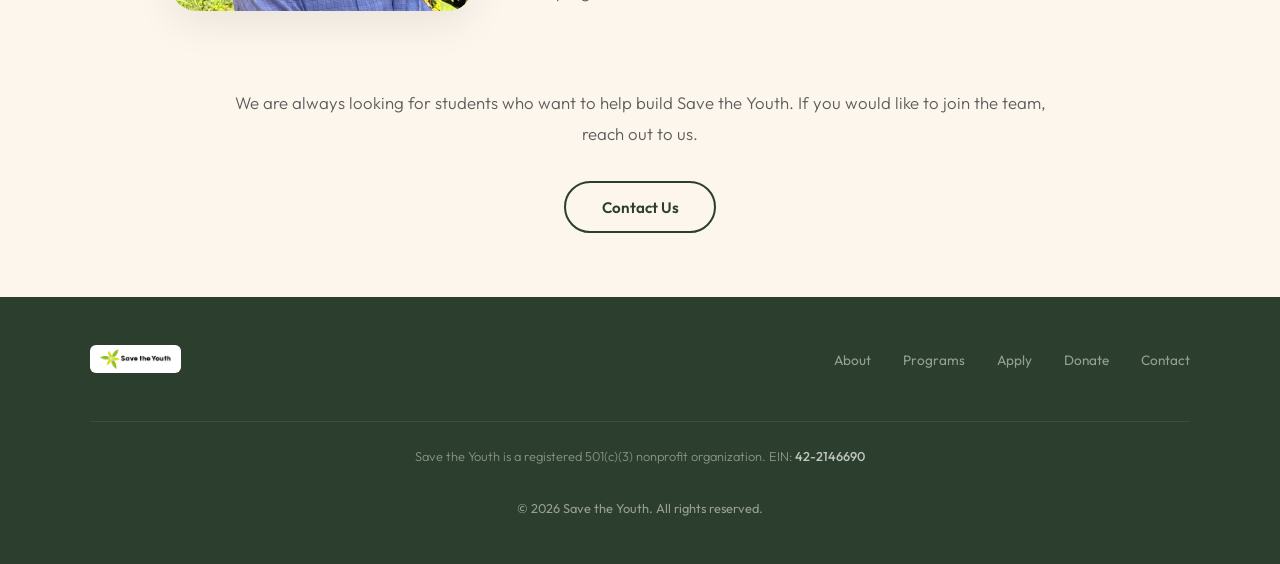
<file: team.html>
<!DOCTYPE html>
<html lang="en">
<head>
  <meta charset="UTF-8" />
  <meta name="viewport" content="width=device-width, initial-scale=1.0" />
  <title>Our Team - Save the Youth</title>
  <link rel="stylesheet" href="style.css" />
  <style>
    .profiles { max-width: 1000px; margin: 0 auto; padding: 3rem 2rem 4rem; display: flex; flex-direction: column; gap: 4.5rem; }
    .profile { display: flex; align-items: center; gap: 3.5rem; }
    .profile:nth-child(even) { flex-direction: row-reverse; }
    .profile-photo { flex: 0 0 300px; width: 300px; height: 300px; border-radius: 24px; object-fit: cover; background: var(--clr-warm); box-shadow: 0 12px 40px rgba(0,0,0,0.08); }
    .profile-text { flex: 1; }
    .profile-text h3 { font-family: var(--font-display); font-size: 1.9rem; color: var(--clr-deep); margin-bottom: 0.3rem; }
    .profile-text .role { font-size: 0.82rem; color: var(--clr-earth); font-weight: 600; letter-spacing: 0.08em; text-transform: uppercase; margin-bottom: 1.2rem; }
    .profile-text p { font-size: 1.02rem; line-height: 1.85; color: var(--clr-text-light); font-weight: 300; margin-bottom: 1rem; }
    @media (max-width: 900px) {
      .profiles { gap: 3.5rem; }
      .profile, .profile:nth-child(even) { flex-direction: column; text-align: center; gap: 1.6rem; }
      .profile-photo { flex: none; width: 240px; height: 240px; }
    }
  </style>
</head>
<body>

  <nav id="navbar">
    <a href="index.html" class="nav-logo"><img src="logo.png" alt="Save the Youth" class="nav-logo-img" /></a>
    <button class="hamburger" id="hamburger" aria-label="Menu"><span></span><span></span><span></span></button>
    <ul class="nav-menu" id="navMenu">
      <li class="nav-item"><a href="#">About</a><div class="dropdown"><a href="about.html">About Us</a><a href="team.html">Our Team</a></div></li>
      <li class="nav-item"><a href="#">Programs</a><div class="dropdown"><a href="exchange.html">Cultural Exchange</a><a href="mentorship.html">Mentorship</a></div></li>
      <li class="nav-item"><a href="apply.html">Apply</a></li>
      <li class="nav-item"><a href="contact.html">Contact</a></li>
      <li class="nav-item"><a href="donate.html" class="btn-donate">Donate</a></li>
    </ul>
  </nav>

  <section class="page-header">
    <div class="page-header-bg"><div class="circle c1"></div><div class="circle c2"></div></div>
    <span class="section-tag">Our Team</span>
    <h1 class="section-title">The People Behind Save the Youth</h1>
    <p class="section-desc">A team of students committed to building bridges between cultures and supporting immigrant youth.</p>
  </section>

  <div class="profiles">

    <div class="profile fade-in">
      <img src="johann.jpg" class="profile-photo" alt="Johann Kim" />
      <div class="profile-text">
        <h3>Johann Kim</h3>
        <div class="role">Founder and President</div>
        <p>Johann is a senior at Woodson High School in Fairfax, Virginia, with a strong interest in economics and business. He founded Save the Youth to give students in the United States and abroad a simple way to build real friendships through conversation.</p>
        <p>As President, Johann leads the organization and sets its direction. He recruits Host mentors, reviews applications, and matches each Host with an international Partner based on schedules and interests. He also sits in on sessions from time to time to see how pairs are doing and to keep improving the program.</p>
      </div>
    </div>

    <div class="profile fade-in">
      <img src="jackson.jpg" class="profile-photo" alt="Jackson Kuhlman" />
      <div class="profile-text">
        <h3>Jackson Kuhlman</h3>
        <div class="role">Secretary</div>
        <p>Jackson is a core member of the Save the Youth leadership team. He keeps track of the details so that nothing falls through the cracks as the program grows.</p>
        <p>As Secretary, Jackson reviews the session tracker to see how each pair is progressing, manages the program&rsquo;s email communication, and follows up with students when a session is missed or a participant is hard to reach. His work helps every pair stay on track for the full program.</p>
      </div>
    </div>

    <div class="profile fade-in">
      <img src="abraham.jpg" class="profile-photo" alt="Abraham Coulibaly" />
      <div class="profile-text">
        <h3>Abraham Coulibaly</h3>
        <div class="role">Director</div>
        <p>Abraham is a core member of the Save the Youth leadership team and helps shape how the program runs day to day. He cares about making sure every student, Host and Partner alike, has a positive and meaningful experience.</p>
        <p>As Director, Abraham manages student participants and keeps a record of each mentor&rsquo;s progress. He sits in on sessions, writes short feedback notes, and emails mentors with suggestions so their conversations keep getting better over the program.</p>
      </div>
    </div>

  </div>

  <div class="content-section fade-in" style="text-align:center; padding-top:0;">
    <p style="margin-bottom:2rem;">We are always looking for students who want to help build Save the Youth. If you would like to join the team, reach out to us.</p>
    <a href="contact.html" class="btn-secondary">Contact Us</a>
  </div>

  <footer>
    <div class="footer-inner">
      <div class="footer-logo"><img src="logo.png" alt="Save the Youth" /></div>
      <ul class="footer-links">
        <li><a href="about.html">About</a></li>
        <li><a href="exchange.html">Programs</a></li>
        <li><a href="apply.html">Apply</a></li>
        <li><a href="donate.html">Donate</a></li>
        <li><a href="contact.html">Contact</a></li>
      </ul>
      <div class="footer-legal">
        <p>Save the Youth is a registered 501(c)(3) nonprofit organization. EIN: <span class="ein">42-2146690</span></p>
      </div>
      <p class="footer-copy">&copy; 2026 Save the Youth. All rights reserved.</p>
    </div>
  </footer>

  <script>
    const navbar = document.getElementById('navbar');
    window.addEventListener('scroll', () => navbar.classList.toggle('scrolled', window.scrollY > 40));
    document.getElementById('hamburger').addEventListener('click', () => document.getElementById('navMenu').classList.toggle('open'));
    document.querySelectorAll('.nav-item').forEach(item => {
      if (item.querySelector('.dropdown')) {
        item.querySelector(':scope > a').addEventListener('click', (e) => {
          if (window.innerWidth <= 900) { e.preventDefault(); item.classList.toggle('open'); }
        });
      }
    });
    const obs = new IntersectionObserver((entries) => {
      entries.forEach(e => { if (e.isIntersecting) e.target.classList.add('visible'); });
    }, { threshold: 0.1 });
    document.querySelectorAll('.fade-in').forEach(el => obs.observe(el));
  </script>

</body>
</html>
</file>
<file: style.css>
@import url('https://fonts.googleapis.com/css2?family=DM+Serif+Display&family=Outfit:wght@300;400;500;600;700&display=swap');

:root {
  --clr-cream: #FDF6EC;
  --clr-warm: #F5E6D0;
  --clr-earth: #C4956A;
  --clr-deep: #2C3E2D;
  --clr-forest: #3A5A3C;
  --clr-sage: #7A9B7E;
  --clr-gold: #D4A843;
  --clr-white: #FFFFFF;
  --clr-text: #2A2A2A;
  --clr-text-light: #5C5C5C;
  --font-display: 'DM Serif Display', serif;
  --font-body: 'Outfit', sans-serif;
}

* { margin: 0; padding: 0; box-sizing: border-box; }
html { scroll-behavior: smooth; }
body {
  font-family: var(--font-body);
  color: var(--clr-text);
  background: var(--clr-cream);
  overflow-x: hidden;
}

/* ========== NAV ========== */
nav {
  position: fixed; top: 0; left: 0; right: 0; z-index: 100;
  padding: 1rem 3rem;
  display: flex; justify-content: space-between; align-items: center;
  background: rgba(253, 246, 236, 0.95);
  backdrop-filter: blur(12px);
  border-bottom: 1px solid rgba(0,0,0,0.04);
  transition: box-shadow 0.3s;
}
nav.scrolled { box-shadow: 0 2px 20px rgba(0,0,0,0.06); }

.nav-logo { display: flex; align-items: center; text-decoration: none; }
.nav-logo-img { height: 36px; width: auto; }

.nav-menu {
  display: flex; gap: 0.3rem; list-style: none; align-items: center;
}

.nav-item {
  position: relative;
}

.nav-item > a {
  text-decoration: none; color: var(--clr-text-light);
  font-size: 0.92rem; font-weight: 500; letter-spacing: 0.02em;
  padding: 0.6rem 1rem; display: block; transition: color 0.25s;
}
.nav-item > a:hover { color: var(--clr-deep); }

/* Dropdown */
.dropdown {
  position: absolute; top: 100%; left: 0;
  background: var(--clr-white);
  border-radius: 12px;
  box-shadow: 0 8px 30px rgba(0,0,0,0.1);
  min-width: 200px;
  padding: 0.5rem 0;
  opacity: 0; visibility: hidden;
  transform: translateY(8px);
  transition: opacity 0.25s, transform 0.25s, visibility 0.25s;
}
.nav-item:hover .dropdown {
  opacity: 1; visibility: visible; transform: translateY(0);
}
.dropdown a {
  display: block; padding: 0.7rem 1.2rem;
  text-decoration: none; color: var(--clr-text-light);
  font-size: 0.88rem; font-weight: 400;
  transition: background 0.2s, color 0.2s;
}
.dropdown a:hover {
  background: var(--clr-cream); color: var(--clr-deep);
}

.btn-donate {
  background: var(--clr-gold); color: var(--clr-white);
  padding: 0.55rem 1.4rem; border-radius: 100px;
  font-weight: 600; font-size: 0.88rem;
  text-decoration: none; margin-left: 0.5rem;
  transition: background 0.25s, transform 0.2s;
  display: inline-block;
}
.btn-donate:hover {
  background: #c49a30; transform: translateY(-1px);
}

/* Hamburger */
.hamburger {
  display: none; flex-direction: column; gap: 5px;
  cursor: pointer; background: none; border: none; padding: 4px;
}
.hamburger span {
  width: 24px; height: 2px; background: var(--clr-deep);
  border-radius: 2px; transition: 0.3s;
}

/* ========== BUTTONS ========== */
.btn-primary {
  background: var(--clr-deep); color: var(--clr-white);
  padding: 0.9rem 2.2rem; border-radius: 100px; text-decoration: none;
  font-weight: 600; font-size: 0.95rem; border: none; cursor: pointer;
  transition: background 0.25s, transform 0.2s, box-shadow 0.25s;
  display: inline-block;
}
.btn-primary:hover {
  background: var(--clr-forest); transform: translateY(-2px);
  box-shadow: 0 8px 24px rgba(44, 62, 45, 0.2);
}
.btn-secondary {
  background: transparent; color: var(--clr-deep);
  padding: 0.9rem 2.2rem; border-radius: 100px; text-decoration: none;
  font-weight: 600; font-size: 0.95rem; border: 2px solid var(--clr-deep);
  cursor: pointer; transition: background 0.25s, transform 0.2s;
  display: inline-block;
}
.btn-secondary:hover {
  background: var(--clr-deep); color: var(--clr-white); transform: translateY(-2px);
}

/* ========== HERO (index only) ========== */
.hero {
  min-height: 100vh; display: flex; align-items: center;
  justify-content: center; text-align: center;
  padding: 8rem 2rem 4rem; position: relative; overflow: hidden;
}
.hero-bg { position: absolute; inset: 0; z-index: 0; }
.hero-bg .circle { position: absolute; border-radius: 50%; opacity: 0.12; }
.hero-bg .circle-1 {
  width: 600px; height: 600px; background: var(--clr-sage);
  top: -10%; right: -8%; animation: float 18s ease-in-out infinite;
}
.hero-bg .circle-2 {
  width: 400px; height: 400px; background: var(--clr-gold);
  bottom: -5%; left: -5%; animation: float 22s ease-in-out infinite reverse;
}
.hero-bg .circle-3 {
  width: 250px; height: 250px; background: var(--clr-earth);
  top: 30%; left: 15%; animation: float 15s ease-in-out infinite 3s;
}
.hero-content { position: relative; z-index: 1; max-width: 800px; }
.hero-tag {
  display: inline-block; font-size: 0.82rem; font-weight: 600;
  letter-spacing: 0.15em; text-transform: uppercase; color: var(--clr-earth);
  margin-bottom: 1.5rem; opacity: 0; animation: fadeUp 0.8s ease forwards 0.2s;
}
.hero h1 {
  font-family: var(--font-display);
  font-size: clamp(2.8rem, 6vw, 4.5rem); line-height: 1.1;
  color: var(--clr-deep); margin-bottom: 1.5rem; letter-spacing: -0.02em;
  opacity: 0; animation: fadeUp 0.8s ease forwards 0.4s;
}
.hero h1 em { font-style: normal; color: var(--clr-earth); }
.hero p {
  font-size: 1.15rem; line-height: 1.7; color: var(--clr-text-light);
  max-width: 560px; margin: 0 auto 2.5rem; font-weight: 300;
  opacity: 0; animation: fadeUp 0.8s ease forwards 0.6s;
}
.hero-btns {
  display: flex; gap: 1rem; justify-content: center; flex-wrap: wrap;
  opacity: 0; animation: fadeUp 0.8s ease forwards 0.8s;
}
.hero-badge {
  display: inline-block; margin-top: 2.5rem;
  font-size: 0.78rem; font-weight: 500; letter-spacing: 0.06em;
  color: var(--clr-text-light);
  background: rgba(255,255,255,0.7);
  border: 1px solid rgba(0,0,0,0.06);
  padding: 0.5rem 1.2rem; border-radius: 100px;
  opacity: 0; animation: fadeUp 0.8s ease forwards 1s;
}

/* ========== PAGE HEADER ========== */
.page-header {
  padding: 10rem 2rem 4rem; text-align: center;
  position: relative; overflow: hidden;
}
.page-header-bg { position: absolute; inset: 0; z-index: 0; }
.page-header-bg .circle { position: absolute; border-radius: 50%; opacity: 0.1; }
.page-header-bg .c1 {
  width: 400px; height: 400px; background: var(--clr-sage);
  top: -15%; right: -5%; animation: float 18s ease-in-out infinite;
}
.page-header-bg .c2 {
  width: 300px; height: 300px; background: var(--clr-gold);
  bottom: -10%; left: -5%; animation: float 22s ease-in-out infinite reverse;
}
.page-header > * { position: relative; z-index: 1; }
.page-header .section-title {
  font-size: clamp(2.4rem, 5vw, 3.2rem); margin-bottom: 1rem;
}
.page-header .section-desc { margin: 0 auto; max-width: 600px; }

/* ========== SECTION COMMON ========== */
.section-tag {
  font-size: 0.78rem; font-weight: 600; letter-spacing: 0.15em;
  text-transform: uppercase; color: var(--clr-earth); margin-bottom: 1rem;
  display: block;
}
.section-title {
  font-family: var(--font-display);
  font-size: clamp(2rem, 4vw, 2.8rem);
  color: var(--clr-deep); margin-bottom: 1.2rem; letter-spacing: -0.02em;
}
.section-desc {
  font-size: 1.05rem; line-height: 1.7; color: var(--clr-text-light);
  max-width: 580px; font-weight: 300;
}

/* ========== CONTENT ========== */
.content-section {
  padding: 4rem 2rem; max-width: 900px; margin: 0 auto;
}
.content-section p {
  font-size: 1.05rem; line-height: 1.85; color: var(--clr-text-light);
  font-weight: 300; margin-bottom: 1.5rem;
}
.content-section h2 {
  font-family: var(--font-display);
  font-size: 1.5rem; color: var(--clr-deep); margin: 2.5rem 0 1rem;
}
.content-section h2:first-child { margin-top: 0; }

/* ========== NOTICE BLOCK ========== */
.notice {
  background: var(--clr-white);
  border-left: 4px solid var(--clr-earth);
  border-radius: 16px;
  padding: 2rem 2.2rem;
  margin: 0 0 3rem;
}
.notice h3 {
  font-family: var(--font-display);
  font-size: 1.25rem; color: var(--clr-deep); margin-bottom: 0.8rem;
}
.notice p {
  font-size: 0.98rem; line-height: 1.75; color: var(--clr-text-light);
  font-weight: 300; margin-bottom: 1.5rem;
}

/* ========== CARDS ========== */
.cards-wrap {
  padding: 4rem 2rem; max-width: 1100px; margin: 0 auto;
}
.cards-grid {
  display: grid; grid-template-columns: 1fr 1fr; gap: 2rem;
}
.card {
  background: var(--clr-white); border-radius: 24px; padding: 2.8rem;
  position: relative; overflow: hidden;
  transition: transform 0.35s, box-shadow 0.35s;
}
.card:hover {
  transform: translateY(-4px);
  box-shadow: 0 12px 40px rgba(0,0,0,0.08);
}
.card h3 {
  font-family: var(--font-display);
  font-size: 1.5rem; color: var(--clr-deep); margin-bottom: 1rem;
}
.card > p {
  font-size: 0.95rem; color: var(--clr-text-light);
  line-height: 1.7; font-weight: 300; margin-bottom: 1.5rem;
}
.card-status {
  display: inline-block; font-size: 0.72rem; font-weight: 600;
  letter-spacing: 0.08em; text-transform: uppercase;
  padding: 0.35rem 0.9rem; border-radius: 100px; margin-bottom: 1rem;
}
.card-status.open { background: rgba(122,155,126,0.16); color: var(--clr-forest); }
.card-status.closed { background: rgba(196,149,106,0.18); color: #8a6034; }
.card-features {
  display: flex; flex-direction: column; gap: 0.7rem;
}
.feat {
  display: flex; align-items: center; gap: 0.7rem;
  font-size: 0.88rem; color: var(--clr-text); font-weight: 400;
}
.feat-dot {
  width: 6px; height: 6px; border-radius: 50%; flex-shrink: 0;
  background: var(--clr-sage);
}
.feat-dot.gold { background: var(--clr-earth); }
.card-accent {
  position: absolute; top: 0; right: 0;
  width: 120px; height: 120px;
  border-radius: 0 24px 0 0; opacity: 0.06;
}
.card-accent.green { background: var(--clr-sage); }
.card-accent.warm { background: var(--clr-earth); }

/* ========== TEAM ========== */
.team-grid {
  display: grid; grid-template-columns: repeat(auto-fill, minmax(240px, 1fr));
  gap: 2rem; padding: 4rem 2rem; max-width: 1100px; margin: 0 auto;
}
.team-member {
  background: var(--clr-white); border-radius: 20px; padding: 2rem;
  text-align: center; transition: transform 0.35s, box-shadow 0.35s;
}
.team-member:hover {
  transform: translateY(-4px);
  box-shadow: 0 12px 40px rgba(0,0,0,0.08);
}
.team-photo {
  width: 120px; height: 120px; border-radius: 50%;
  object-fit: cover; margin: 0 auto 1.2rem;
  background: var(--clr-warm); display: block;
  border: 3px solid var(--clr-cream);
}
.team-photo.placeholder {
  display: flex; align-items: center; justify-content: center;
  font-size: 2.5rem; color: var(--clr-earth);
}
.team-member h3 {
  font-family: var(--font-display);
  font-size: 1.15rem; color: var(--clr-deep); margin-bottom: 0.3rem;
}
.team-member .role {
  font-size: 0.82rem; color: var(--clr-earth); font-weight: 600;
  letter-spacing: 0.05em; text-transform: uppercase; margin-bottom: 0.8rem;
}
.team-member p {
  font-size: 0.88rem; color: var(--clr-text-light);
  line-height: 1.6; font-weight: 300;
}

/* ========== APPLY ========== */
.apply-grid {
  display: grid; grid-template-columns: 1fr 1fr; gap: 2rem;
  padding: 4rem 2rem; max-width: 1000px; margin: 0 auto;
}
.apply-card {
  background: var(--clr-white); border-radius: 20px; padding: 2.5rem;
  text-align: center; transition: transform 0.35s, box-shadow 0.35s;
}
.apply-card:hover {
  transform: translateY(-4px);
  box-shadow: 0 12px 40px rgba(0,0,0,0.08);
}
.apply-card .card-icon {
  font-size: 2rem; margin-bottom: 1rem;
}
.apply-card h3 {
  font-family: var(--font-display);
  font-size: 1.2rem; color: var(--clr-deep); margin-bottom: 0.6rem;
}
.apply-card p {
  font-size: 0.9rem; color: var(--clr-text-light);
  line-height: 1.6; font-weight: 300; margin-bottom: 1.5rem;
}

/* ========== CONTACT ========== */
.contact-wrap {
  padding: 4rem 2rem; max-width: 600px; margin: 0 auto; text-align: center;
}
.contact-wrap .contact-item {
  margin-bottom: 2rem;
}
.contact-wrap .contact-icon {
  font-size: 1.8rem; margin-bottom: 0.6rem;
}
.contact-wrap h3 {
  font-family: var(--font-display);
  font-size: 1.15rem; color: var(--clr-deep); margin-bottom: 0.4rem;
}
.contact-wrap p, .contact-wrap a {
  font-size: 1rem; color: var(--clr-text-light); font-weight: 300;
  text-decoration: none;
}
.contact-wrap a:hover { color: var(--clr-deep); }

/* ========== IMPACT BAR ========== */
.impact-bar {
  background: var(--clr-deep); color: var(--clr-white);
  padding: 4rem 2rem;
}
.impact-bar-inner {
  max-width: 1100px; margin: 0 auto;
  display: grid; grid-template-columns: repeat(3, 1fr); gap: 2rem;
  text-align: center;
}
.impact-item .num {
  font-family: var(--font-display);
  font-size: 2.4rem; color: var(--clr-gold); margin-bottom: 0.4rem;
}
.impact-item .label {
  font-size: 0.85rem; color: rgba(255,255,255,0.6);
  font-weight: 300; line-height: 1.5;
}

/* ========== HOW STEPS ========== */
.steps-grid {
  display: grid; grid-template-columns: repeat(3, 1fr); gap: 2rem;
  padding: 4rem 2rem; max-width: 1100px; margin: 0 auto;
}
.step-card { text-align: center; padding: 2rem; }
.step-num {
  display: inline-flex; align-items: center; justify-content: center;
  width: 52px; height: 52px; border-radius: 16px;
  background: var(--clr-deep); color: var(--clr-white);
  font-family: var(--font-display); font-size: 1.2rem; margin-bottom: 1.2rem;
}
.step-card h3 {
  font-family: var(--font-display);
  font-size: 1.2rem; color: var(--clr-deep); margin-bottom: 0.6rem;
}
.step-card p {
  font-size: 0.9rem; color: var(--clr-text-light);
  line-height: 1.65; font-weight: 300;
}

/* ========== DONATE ========== */
.donate-section {
  background: var(--clr-warm); padding: 5rem 2rem; text-align: center;
}
.donate-inner {
  max-width: 600px; margin: 0 auto;
}
.donate-inner .section-desc { margin: 0 auto 2rem; }

.donate-badge {
  display: flex; align-items: center; gap: 1.5rem;
  background: var(--clr-white); border-radius: 20px;
  padding: 1.8rem 2rem;
  border: 1px solid rgba(122,155,126,0.25);
}
.donate-badge .badge-mark {
  flex-shrink: 0;
  font-family: var(--font-display); font-size: 1.1rem;
  color: var(--clr-forest);
  background: rgba(122,155,126,0.14);
  padding: 0.9rem 1.1rem; border-radius: 14px;
  white-space: nowrap;
}
.donate-badge strong {
  display: block; font-size: 0.98rem; font-weight: 600;
  color: var(--clr-deep); margin-bottom: 0.35rem;
}
.donate-badge span {
  display: block; font-size: 0.9rem; font-weight: 300;
  color: var(--clr-text-light); line-height: 1.6;
}

.donate-cta {
  background: var(--clr-warm);
  max-width: 900px; margin: 0 auto; border-radius: 24px;
  padding: 3.5rem 2rem; text-align: center;
}
.donate-cta h2 {
  font-family: var(--font-display); font-size: 1.8rem;
  color: var(--clr-deep); margin-bottom: 0.8rem;
}
.donate-cta > p {
  font-size: 1rem; color: var(--clr-text-light); font-weight: 300;
  max-width: 480px; margin: 0 auto 2rem; line-height: 1.7;
}
.donate-cta .donate-note {
  font-size: 0.82rem; color: var(--clr-text-light);
  font-weight: 300; margin: 1.5rem 0 0;
}

.tiers-grid {
  display: grid; grid-template-columns: repeat(3, 1fr); gap: 1.5rem;
  padding: 3rem 2rem 1rem; max-width: 900px; margin: 0 auto;
}
.tier-card {
  background: var(--clr-white); border-radius: 18px;
  padding: 2rem 1.6rem; text-align: center;
  transition: transform 0.35s, box-shadow 0.35s;
}
.tier-card:hover {
  transform: translateY(-4px);
  box-shadow: 0 12px 40px rgba(0,0,0,0.08);
}
.tier-amount {
  font-family: var(--font-display); font-size: 2rem;
  color: var(--clr-earth); margin-bottom: 0.7rem;
}
.tier-card p {
  font-size: 0.88rem; color: var(--clr-text-light);
  line-height: 1.65; font-weight: 300;
}

/* ========== FOOTER ========== */
footer {
  background: var(--clr-deep); color: rgba(255,255,255,0.5); padding: 3rem 2rem;
}
.footer-inner {
  max-width: 1100px; margin: 0 auto;
  display: flex; justify-content: space-between; align-items: center;
  flex-wrap: wrap; gap: 1rem;
}
.footer-logo { display: flex; align-items: center; }
.footer-logo img { height: 28px; width: auto; background: var(--clr-white); padding: 4px 10px; border-radius: 6px; }
.footer-links { display: flex; gap: 2rem; list-style: none; }
.footer-links a {
  color: rgba(255,255,255,0.5); text-decoration: none;
  font-size: 0.85rem; transition: color 0.25s;
}
.footer-links a:hover { color: var(--clr-white); }
.footer-legal {
  width: 100%; text-align: center;
  margin-top: 2rem; padding-top: 1.5rem;
  border-top: 1px solid rgba(255,255,255,0.08);
}
.footer-legal p {
  font-size: 0.8rem; line-height: 1.7;
  color: rgba(255,255,255,0.45); font-weight: 300;
}
.footer-legal .ein { color: rgba(255,255,255,0.7); font-weight: 500; }
.footer-copy {
  font-size: 0.8rem; width: 100%; text-align: center;
  margin-top: 1rem;
}

/* ========== ANIMATIONS ========== */
@keyframes float {
  0%, 100% { transform: translate(0, 0) scale(1); }
  33% { transform: translate(20px, -30px) scale(1.03); }
  66% { transform: translate(-15px, 15px) scale(0.97); }
}
@keyframes fadeUp {
  from { opacity: 0; transform: translateY(24px); }
  to { opacity: 1; transform: translateY(0); }
}
.fade-in {
  opacity: 0; transform: translateY(30px);
  transition: opacity 0.7s ease, transform 0.7s ease;
}
.fade-in.visible { opacity: 1; transform: translateY(0); }

/* ========== RESPONSIVE ========== */
@media (max-width: 900px) {
  nav { padding: 1rem 1.5rem; }
  .nav-menu {
    display: none; position: absolute; top: 100%; left: 0; right: 0;
    flex-direction: column; background: var(--clr-cream);
    padding: 1.5rem; gap: 0; border-bottom: 1px solid rgba(0,0,0,0.06);
  }
  .nav-menu.open { display: flex; }
  .hamburger { display: flex; }
  .dropdown {
    position: static; opacity: 1; visibility: visible; transform: none;
    box-shadow: none; background: transparent; padding: 0 0 0 1rem;
    display: none;
  }
  .nav-item:hover .dropdown, .nav-item.open .dropdown { display: block; }
  .cards-grid { grid-template-columns: 1fr; }
  .apply-grid { grid-template-columns: 1fr; }
  .impact-bar-inner { grid-template-columns: 1fr 1fr; }
  .steps-grid { grid-template-columns: 1fr; }
  .tiers-grid { grid-template-columns: 1fr; }
  .btn-donate { margin: 0.5rem 0; }
  .donate-badge { flex-direction: column; text-align: center; gap: 1rem; }
  .footer-links { flex-wrap: wrap; justify-content: center; gap: 1.2rem; }
}
@media (max-width: 500px) {
  .impact-bar-inner { grid-template-columns: 1fr; }
}
</file>
